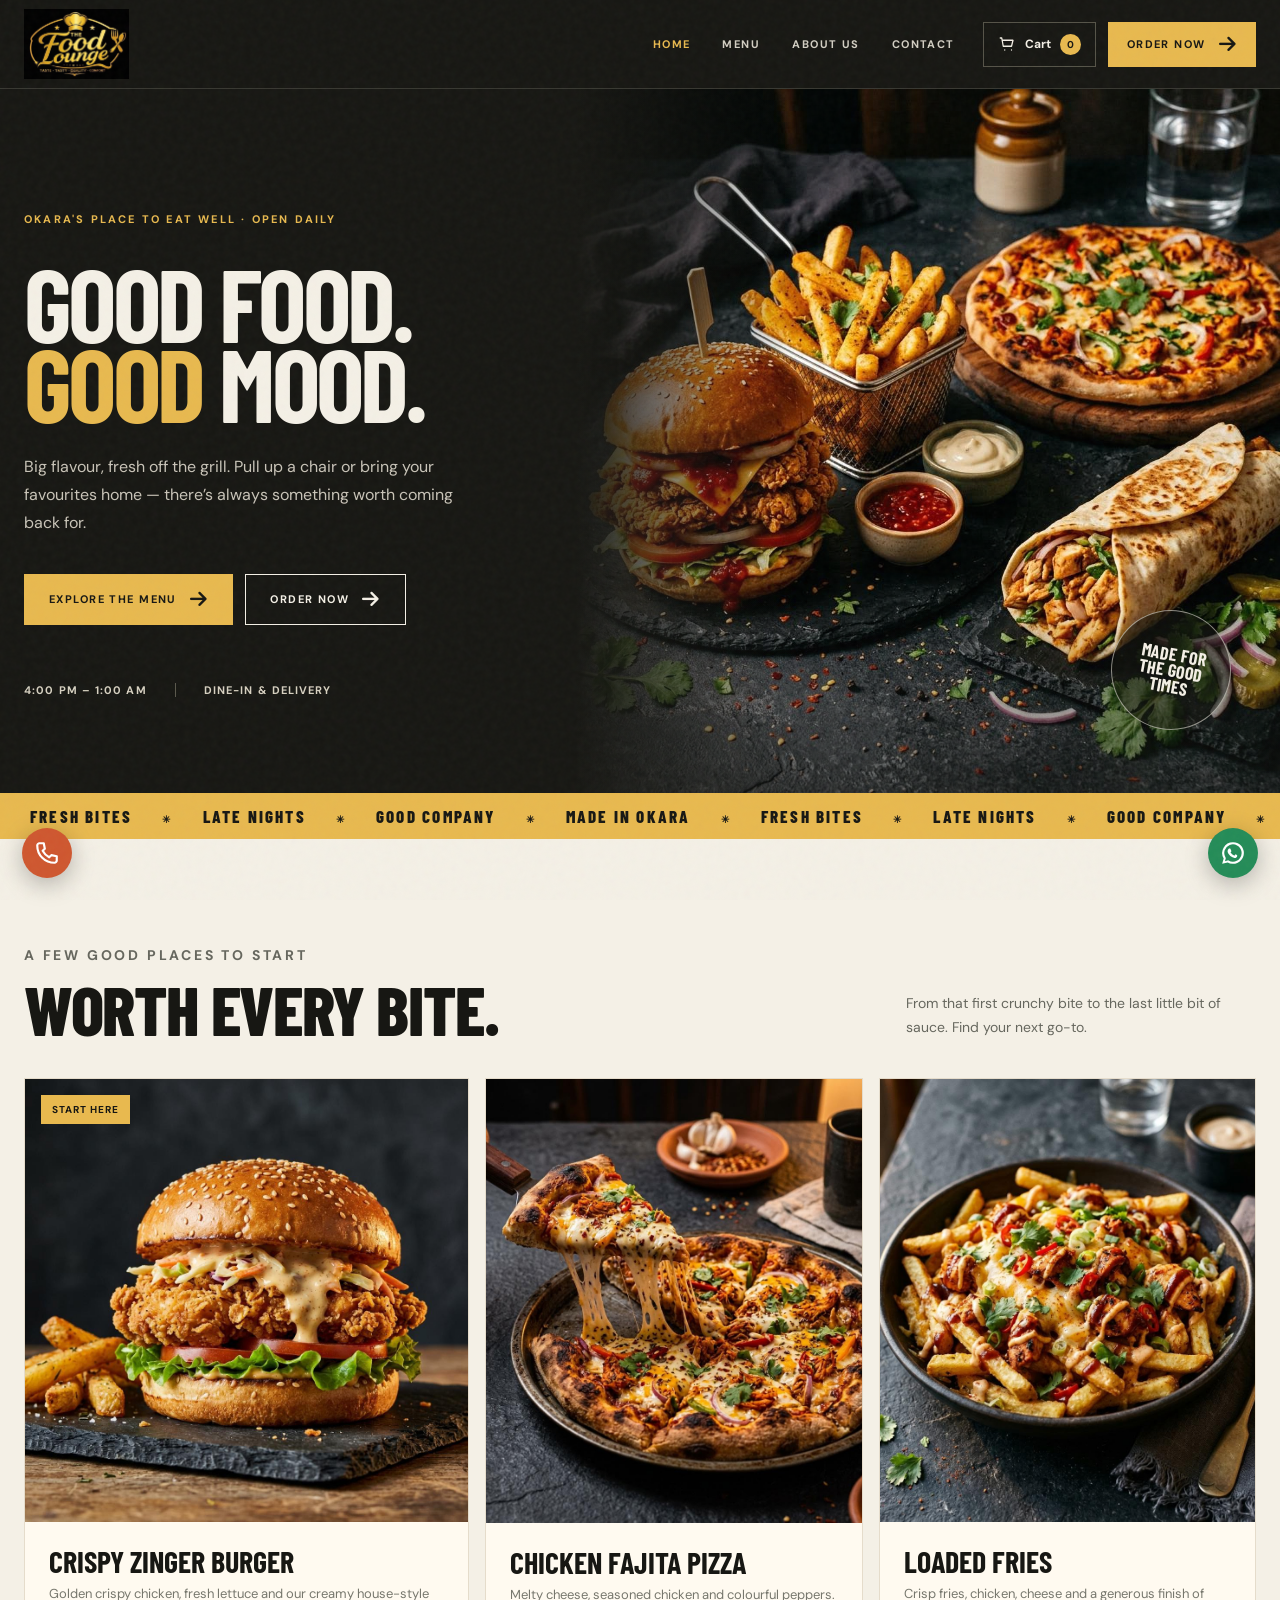
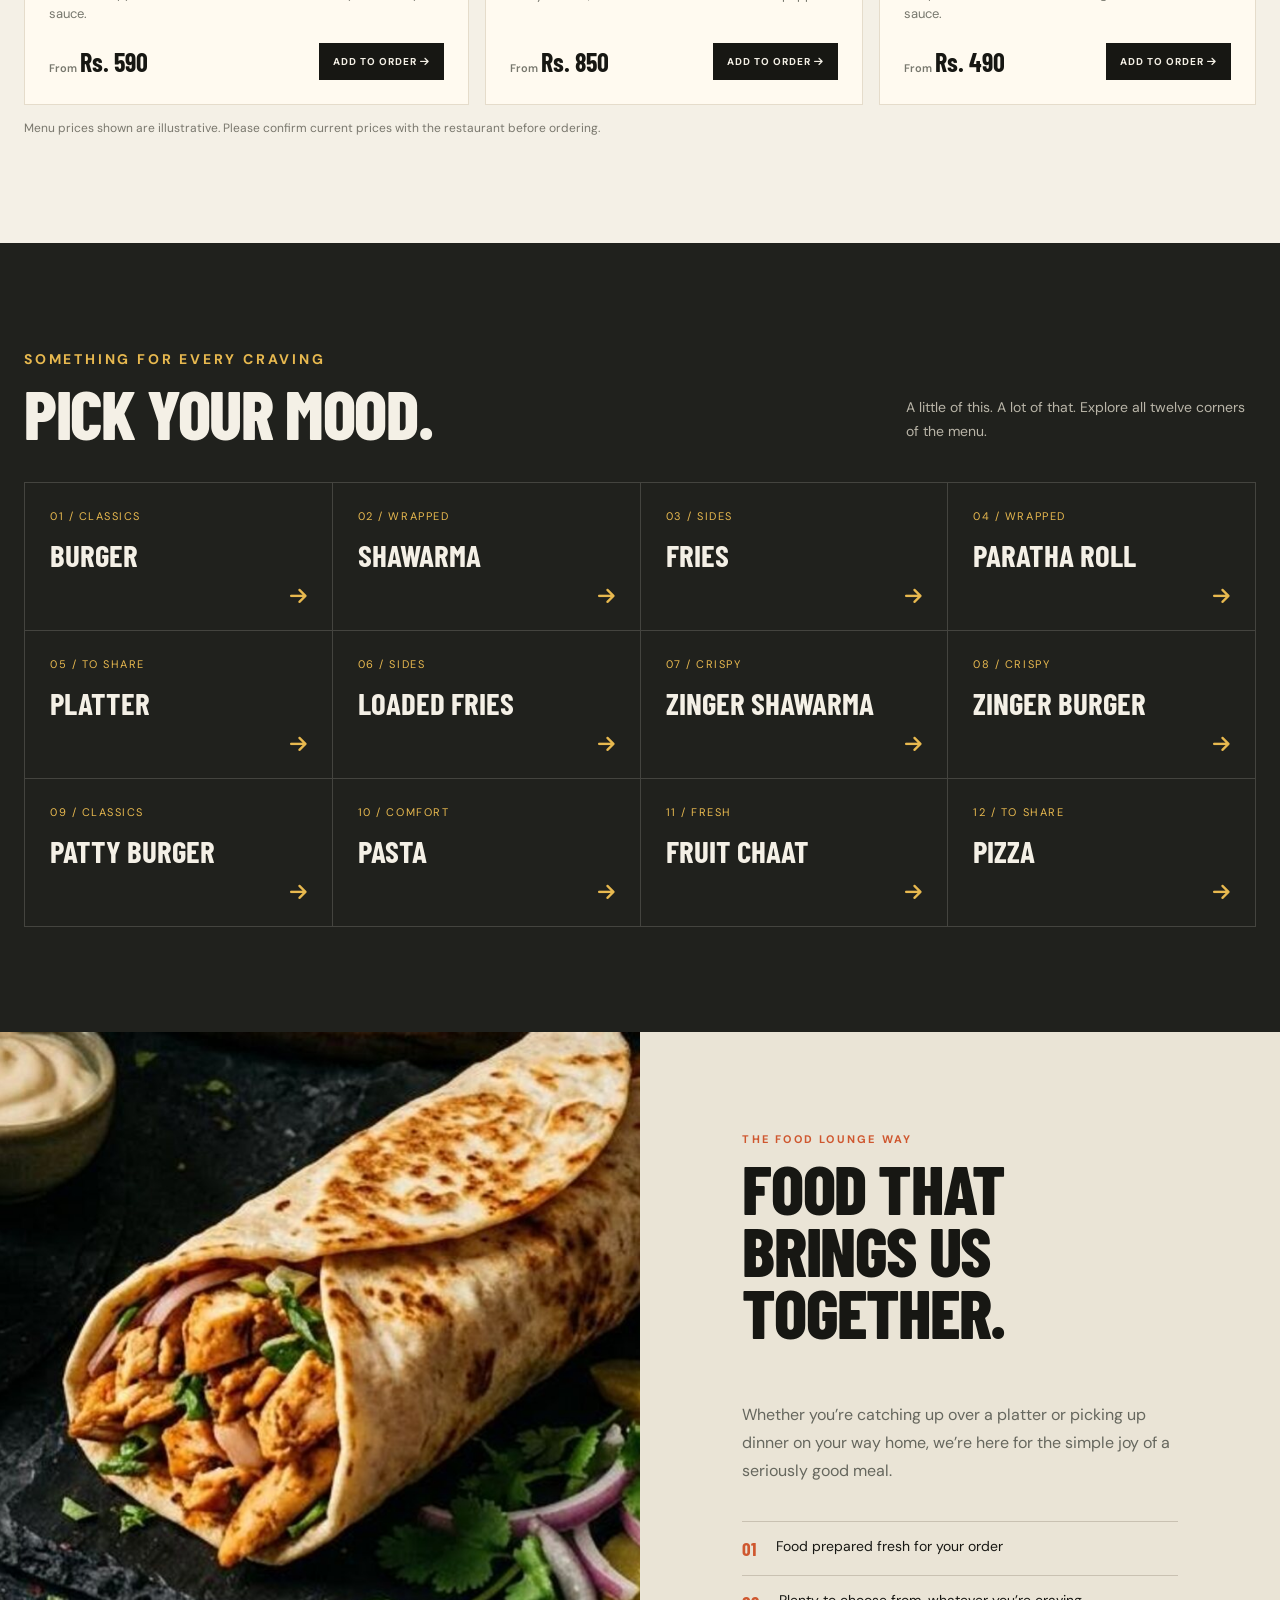
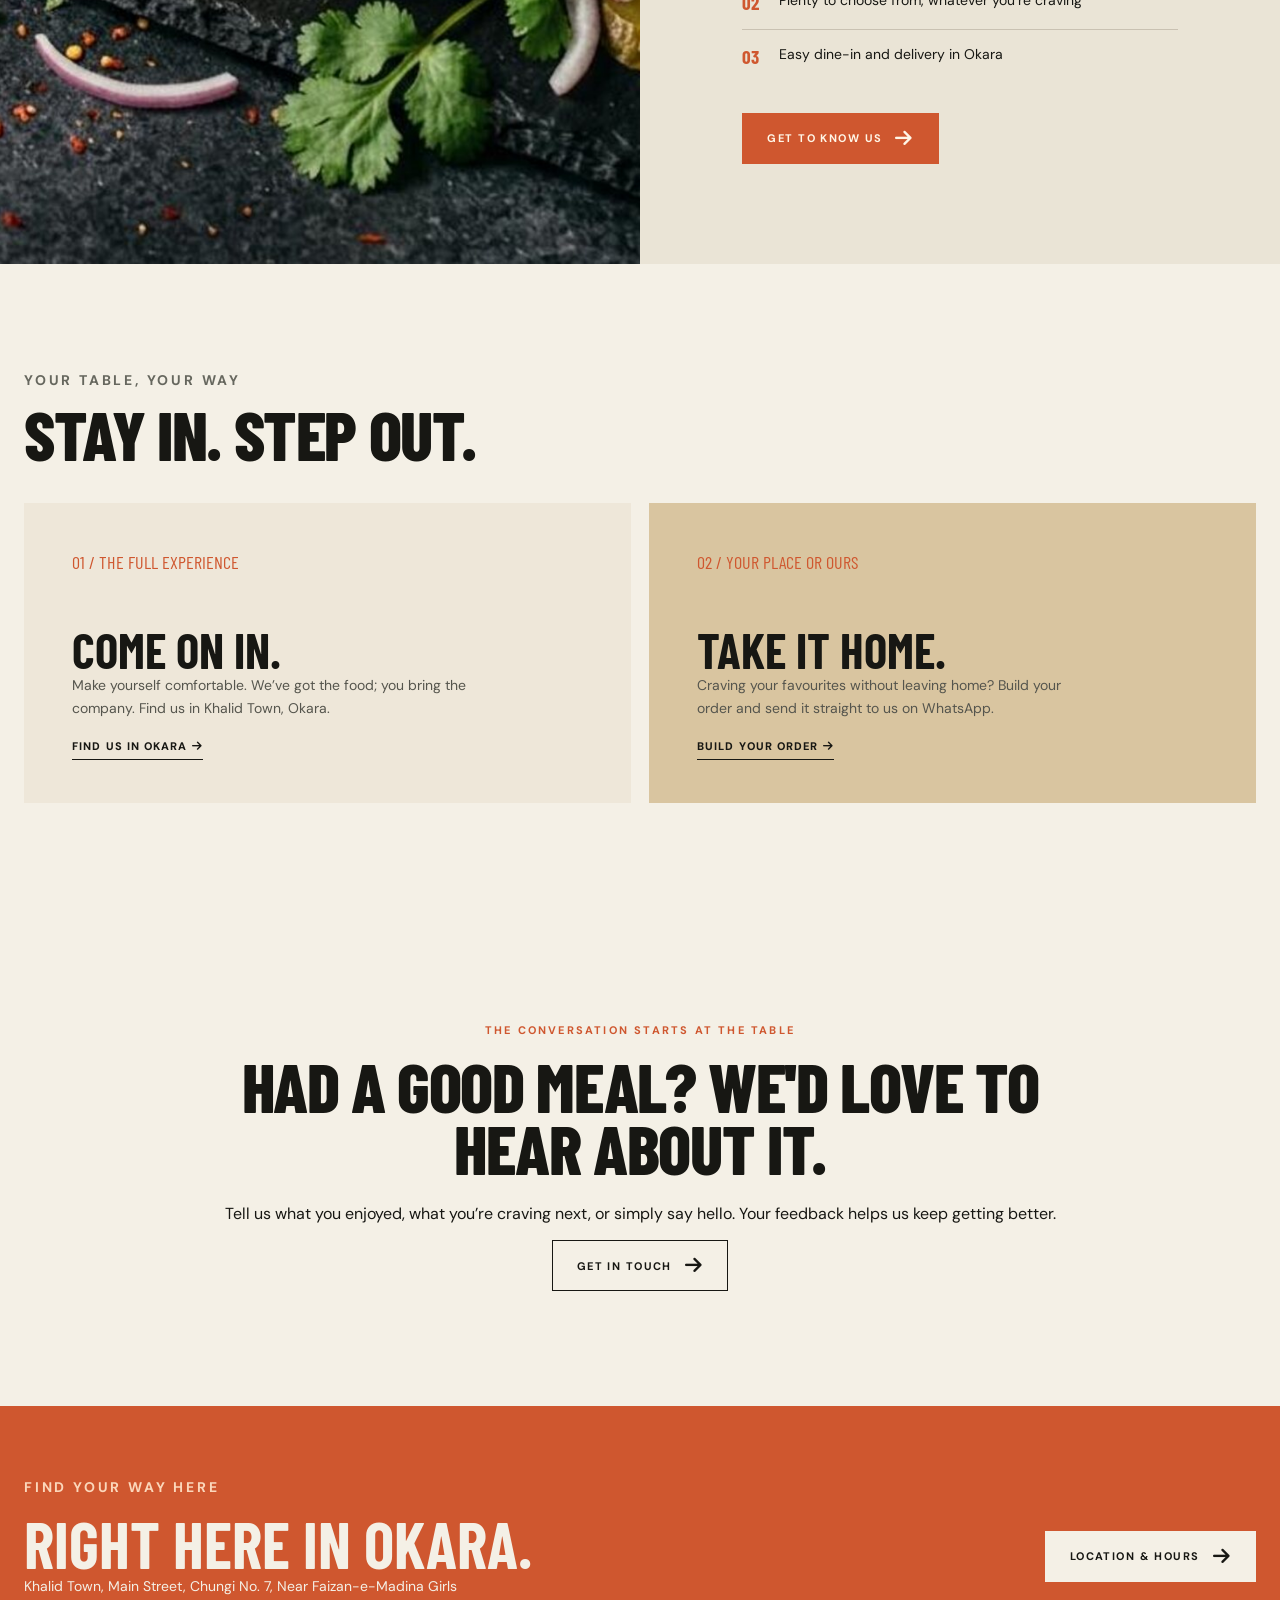
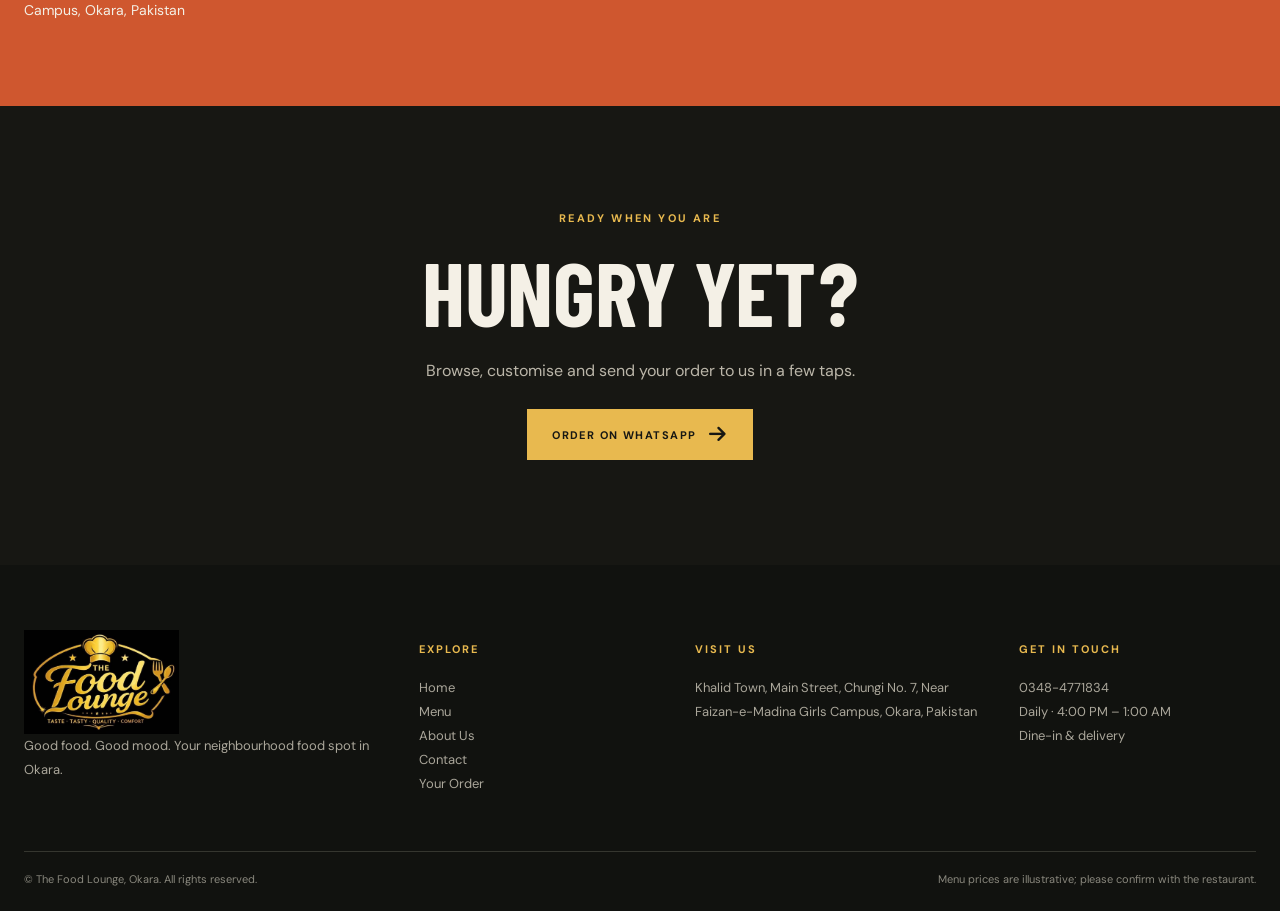
<file: index.html>
<!doctype html>
<html lang="en">

<head>
  <meta charset="utf-8">
  <meta name="viewport" content="width=device-width, initial-scale=1">
  <title>The Food Lounge | Burgers, Pizza & More in Okara</title>
  <meta name="description"
    content="The Food Lounge in Okara serves burgers, shawarma, pizza, fries and more. Dine in or order delivery from 4:00 PM to 1:00 AM.">
  <meta property="og:type" content="website">
  <meta property="og:title" content="The Food Lounge — Good food, good company">
  <meta property="og:description" content="Your spot for fresh, crave-worthy food in Okara. Dine in or order delivery.">
  <link rel="icon" href="assets/images/the-food-lounge-logo.jpg">
  <script type="module" crossorigin src="./assets/main.js"></script>
  <link rel="stylesheet" href="https://cdnjs.cloudflare.com/ajax/libs/font-awesome/6.7.2/css/all.min.css">
  <link rel="stylesheet" crossorigin href="./assets/styles.css">
</head>

<body>
  <header class="site-header">
    <div class="wrap header-inner"><a class="brand" href="index.html" aria-label="The Food Lounge home"><img
          src="assets/images/the-food-lounge-logo.jpg" alt="The Food Lounge gold logo"><span class="brand-word">The
          Food<br>Lounge</span></a>
      <nav class="desktop-nav" aria-label="Main navigation"><a href="index.html" aria-current="page">Home</a><a
          href="menu.html">Menu</a><a href="about.html">About Us</a><a href="contact.html">Contact</a></nav>
      <div class="header-actions"><a class="cart-link" href="order.html" aria-label="View order cart"><svg
            viewBox="0 0 24 24" fill="none" stroke="currentColor" stroke-width="1.7" aria-hidden="true">
            <path d="M3 4h2l2 11h11l2-8H6M9 20h.01M18 20h.01" stroke-linecap="round" stroke-linejoin="round" />
          </svg><span>Cart</span><span class="cart-count" data-cart-count>0</span></a><a class="btn btn-gold"
          href="menu.html">Order Now <span class="arrow"><i class="fa-solid fa-arrow-right"></i></span></a><button
          class="menu-toggle" type="button" aria-label="Open navigation" aria-expanded="false"
          aria-controls="mobile-nav"><span></span><span></span></button></div>
    </div>
    <nav class="mobile-nav" id="mobile-nav" aria-label="Mobile navigation"><a href="index.html"
        aria-current="page">Home</a><a href="menu.html">Menu</a><a href="about.html">About Us</a><a
        href="contact.html">Contact</a><a href="order.html">Order Now</a></nav>
  </header>
  <main>
    <section class="hero">
      <div class="hero-copy">
        <p class="eyebrow light">Okara's place to eat well · Open daily</p>
        <h1>GOOD FOOD.<br><em>GOOD </em>MOOD.</h1>
        <p>Big flavour, fresh off the grill. Pull up a chair or bring your favourites home — there’s always something
          worth coming back for.</p>
        <div class="hero-actions"><a class="btn btn-gold" href="menu.html">Explore the menu <span class="arrow"><i
                class="fa-solid fa-arrow-right"></i></span></a><a class="btn btn-outline" href="order.html">Order now
            <span class="arrow"><i class="fa-solid fa-arrow-right"></i></span></a></div>
        <div class="hero-meta"><span>4:00 PM – 1:00 AM</span><span>Dine-in & delivery</span></div>
      </div>
      <div class="hero-image"><img src="assets/images/hero-feast.jpg"
          alt="A generous spread of burgers, pizza, fries and shawarma at The Food Lounge" fetchpriority="high">
        <div class="hero-stamp">Made for<br>the good<br>times</div>
      </div>
    </section>
    <div class="ticker" aria-hidden="true">
      <div class="ticker-track"><span>Fresh bites</span><b>✳</b><span>Late nights</span><b>✳</b><span>Good
          company</span><b>✳</b><span>Made in Okara</span><b>✳</b><span>Fresh bites</span><b>✳</b><span>Late
          nights</span><b>✳</b><span>Good company</span><b>✳</b><span>Made in Okara</span><b>✳</b></div>
    </div>
    <section class="section">
      <div class="wrap">
        <div class="section-heading reveal">
          <div>
            <p class="eyebrow">A few good places to start</p>
            <h2 class="section-title">Worth every bite.</h2>
          </div>
          <p>From that first crunchy bite to the last little bit of sauce. Find your next go-to.</p>
        </div>
        <div class="popular-grid">
          <article class="food-card featured reveal">
            <div class="card-image"><img src="assets/images/burger.jpg" alt="Crispy chicken zinger burger"
                loading="lazy"><span class="tag">Start here</span></div>
            <div class="food-card-body">
              <h3>Crispy Zinger Burger</h3>
              <p>Golden crispy chicken, fresh lettuce and our creamy house-style sauce.</p>
              <div class="card-bottom"><span class="price"><small>From </small>Rs. 590</span><button class="add-btn"
                  type="button" data-product="zinger-burger">Add to order <i
                    class="fa-solid fa-arrow-right"></i></button></div>
            </div>
          </article>
          <article class="food-card reveal">
            <div class="card-image"><img src="assets/images/pizza.jpg" alt="Cheesy chicken pizza" loading="lazy"></div>
            <div class="food-card-body">
              <h3>Chicken Fajita Pizza</h3>
              <p>Melty cheese, seasoned chicken and colourful peppers.</p>
              <div class="card-bottom"><span class="price"><small>From </small>Rs. 850</span><button class="add-btn"
                  type="button" data-product="pizza">Add to order <i class="fa-solid fa-arrow-right"></i></button></div>
            </div>
          </article>
          <article class="food-card reveal">
            <div class="card-image"><img src="assets/images/fries.jpg" alt="Cheesy loaded fries" loading="lazy"></div>
            <div class="food-card-body">
              <h3>Loaded Fries</h3>
              <p>Crisp fries, chicken, cheese and a generous finish of sauce.</p>
              <div class="card-bottom"><span class="price"><small>From </small>Rs. 490</span><button class="add-btn"
                  type="button" data-product="loaded-fries">Add to order <i
                    class="fa-solid fa-arrow-right"></i></button></div>
            </div>
          </article>
        </div>
        <p class="form-hint">Menu prices shown are illustrative. Please confirm current prices with the restaurant
          before ordering.</p>
      </div>
    </section>
    <section class="section dark-section">
      <div class="wrap">
        <div class="section-heading reveal">
          <div>
            <p class="eyebrow light">Something for every craving</p>
            <h2 class="section-title">Pick your mood.</h2>
          </div>
          <p style="color:#b9b5a8">A little of this. A lot of that. Explore all twelve corners of the menu.</p>
        </div>
        <div class="categories-grid">
          <a class="category-tile" href="menu.html#burger"><span>01 / CLASSICS</span><strong>Burger</strong><span
              class="arrow"><i class="fa-solid fa-arrow-right"></i></span></a><a class="category-tile"
            href="menu.html#shawarma"><span>02 /
              WRAPPED</span><strong>Shawarma</strong><span class="arrow"><i
                class="fa-solid fa-arrow-right"></i></span></a><a class="category-tile" href="menu.html#fries"><span>03
              / SIDES</span><strong>Fries</strong><span class="arrow"><i
                class="fa-solid fa-arrow-right"></i></span></a><a class="category-tile"
            href="menu.html#paratha-roll"><span>04 / WRAPPED</span><strong>Paratha
              Roll</strong><span class="arrow"><i class="fa-solid fa-arrow-right"></i></span></a><a
            class="category-tile" href="menu.html#platter"><span>05 /
              TO SHARE</span><strong>Platter</strong><span class="arrow"><i
                class="fa-solid fa-arrow-right"></i></span></a><a class="category-tile"
            href="menu.html#loaded-fries"><span>06 / SIDES</span><strong>Loaded Fries</strong><span class="arrow"><i
                class="fa-solid fa-arrow-right"></i></span></a><a class="category-tile"
            href="menu.html#zinger-shawarma"><span>07 /
              CRISPY</span><strong>Zinger Shawarma</strong><span class="arrow"><i
                class="fa-solid fa-arrow-right"></i></span></a><a class="category-tile"
            href="menu.html#zinger-burger"><span>08 / CRISPY</span><strong>Zinger Burger</strong><span class="arrow"><i
                class="fa-solid fa-arrow-right"></i></span></a><a class="category-tile"
            href="menu.html#patty-burger"><span>09 /
              CLASSICS</span><strong>Patty Burger</strong><span class="arrow"><i
                class="fa-solid fa-arrow-right"></i></span></a><a class="category-tile" href="menu.html#pasta"><span>10
              / COMFORT</span><strong>Pasta</strong><span class="arrow"><i
                class="fa-solid fa-arrow-right"></i></span></a><a class="category-tile"
            href="menu.html#fruit-chaat"><span>11 / FRESH</span><strong>Fruit Chaat</strong><span class="arrow"><i
                class="fa-solid fa-arrow-right"></i></span></a><a class="category-tile" href="menu.html#pizza"><span>12
              / TO
              SHARE</span><strong>Pizza</strong><span class="arrow"><i class="fa-solid fa-arrow-right"></i></span></a>
        </div>
      </div>
    </section>
    <section class="split-section">
      <div class="split-photo"><img src="assets/images/shawarma.jpg" alt="Freshly prepared chicken shawarma wraps"
          loading="lazy"></div>
      <div class="split-copy">
        <p class="eyebrow">The Food Lounge way</p>
        <h2 class="section-title">Food that brings us together.</h2>
        <p>Whether you’re catching up over a platter or picking up dinner on your way home, we’re here for the simple
          joy of a seriously good meal.</p>
        <ul class="feature-list">
          <li><b>01</b> Food prepared fresh for your order</li>
          <li><b>02</b> Plenty to choose from, whatever you’re craving</li>
          <li><b>03</b> Easy dine-in and delivery in Okara</li>
        </ul><a class="btn" href="about.html">Get to know us <span class="arrow"><i
              class="fa-solid fa-arrow-right"></i></span></a>
      </div>
    </section>
    <section class="section">
      <div class="wrap">
        <div class="section-heading">
          <div>
            <p class="eyebrow">Your table, your way</p>
            <h2 class="section-title">Stay in. Step out.</h2>
          </div>
        </div>
        <div class="service-grid">
          <article class="service-card"><span class="service-num">01 / THE FULL EXPERIENCE</span>
            <div>
              <h3>Come on in.</h3>
              <p>Make yourself comfortable. We’ve got the food; you bring the company. Find us in Khalid Town, Okara.
              </p><a href="contact.html">Find us in Okara <i class="fa-solid fa-arrow-right"></i></a>
            </div>
          </article>
          <article class="service-card"><span class="service-num">02 / YOUR PLACE OR OURS</span>
            <div>
              <h3>Take it home.</h3>
              <p>Craving your favourites without leaving home? Build your order and send it straight to us on WhatsApp.
              </p><a href="menu.html">Build your order <i class="fa-solid fa-arrow-right"></i></a>
            </div>
          </article>
        </div>
      </div>
    </section>
    <section class="quote-section">
      <div class="wrap">
        <p class="eyebrow">The conversation starts at the table</p>
        <h2 class="section-title">Had a good meal? We'd love to hear about it.</h2>
        <p>Tell us what you enjoyed, what you’re craving next, or simply say hello. Your feedback helps us keep getting
          better.</p><a class="btn btn-outline" href="contact.html">Get in touch <span class="arrow"><i
              class="fa-solid fa-arrow-right"></i></span></a>
      </div>
    </section>
    <section class="location-band">
      <div class="wrap">
        <div>
          <p class="eyebrow" style="color:#fbd7bb">Find your way here</p>
          <h2>Right here in Okara.</h2>
          <p>Khalid Town, Main Street, Chungi No. 7, Near Faizan-e-Madina Girls Campus, Okara, Pakistan</p>
        </div><a class="btn btn-light" href="contact.html">Location & hours <span class="arrow"><i
              class="fa-solid fa-arrow-right"></i></span></a>
      </div>
    </section>
    <section class="final-cta">
      <p class="eyebrow light">Ready when you are</p>
      <h2>Hungry yet?</h2>
      <p>Browse, customise and send your order to us in a few taps.</p><a class="btn btn-gold" href="menu.html">Order on
        WhatsApp <span class="arrow"><i class="fa-solid fa-arrow-right"></i></span></a>
    </section>
  </main>
  <footer class="site-footer">
    <div class="wrap">
      <div class="footer-grid">
        <div class="footer-brand"><a href="index.html"><img src="assets/images/the-food-lounge-logo.jpg"
              alt="The Food Lounge"></a>
          <p>Good food. Good mood. Your neighbourhood food spot in Okara.</p>
        </div>
        <div>
          <h3>Explore</h3>
          <ul>
            <li><a href="index.html">Home</a></li>
            <li><a href="menu.html">Menu</a></li>
            <li><a href="about.html">About Us</a></li>
            <li><a href="contact.html">Contact</a></li>
            <li><a href="order.html">Your Order</a></li>
          </ul>
        </div>
        <div>
          <h3>Visit us</h3>
          <p>Khalid Town, Main Street, Chungi No. 7, Near Faizan-e-Madina Girls Campus, Okara, Pakistan</p>
        </div>
        <div>
          <h3>Get in touch</h3>
          <p><a href="tel:03484771834">0348-4771834</a><br>Daily · 4:00 PM – 1:00 AM<br>Dine-in & delivery</p>
        </div>
      </div>
      <div class="footer-bottom"><span>© The Food Lounge, Okara. All rights reserved.</span><span>Menu prices are
          illustrative; please confirm with the restaurant.</span></div>
    </div>
  </footer>
  <div class="float-actions"><a href="https://wa.me/923484771834" target="_blank" rel="noopener noreferrer"
      aria-label="Chat with The Food Lounge on WhatsApp"><svg viewBox="0 0 24 24" fill="currentColor"
        aria-hidden="true">
        <path
          d="M12 2a10 10 0 0 0-8.6 15.1L2 22l5.1-1.3A10 10 0 1 0 12 2Zm0 18a8 8 0 0 1-4.1-1.1l-.3-.2-3 .8.8-2.9-.2-.3A8 8 0 1 1 12 20Zm4.4-5.9c-.2-.1-1.4-.7-1.6-.8-.2-.1-.4-.1-.6.1l-.7.8c-.2.2-.3.2-.5.1a6.5 6.5 0 0 1-3.2-2.8c-.2-.3.2-.3.6-1 .1-.2 0-.4 0-.5l-.7-1.7c-.2-.4-.4-.4-.6-.4h-.5c-.2 0-.5.1-.7.3-.2.3-.9.9-.9 2.1s.9 2.4 1 2.6a9 9 0 0 0 3.5 3.1c1.4.6 1.9.7 2.6.6.4-.1 1.4-.6 1.6-1.2.2-.5.2-1 .2-1.1-.1-.1-.2-.2-.5-.3Z" />
      </svg></a><a class="call" href="tel:03484771834" aria-label="Call The Food Lounge"><svg viewBox="0 0 24 24"
        fill="none" stroke="currentColor" stroke-width="2" aria-hidden="true">
        <path d="M5 3h4l1 5-2 2c1.3 2.5 3.5 4.7 6 6l2-2 5 1v4c0 1-1 2-2 2C10 21 3 14 3 5c0-1 1-2 2-2Z"
          stroke-linejoin="round" />
      </svg></a></div>
  <dialog class="modal" id="product-modal" aria-labelledby="modal-title">
    <div class="modal-inner">
      <div class="modal-photo"><img id="modal-image" src="assets/images/burger.jpg" alt=""></div>
      <div class="modal-content">
        <div class="modal-top">
          <p class="eyebrow">Make it yours</p><button class="modal-close" type="button"
            aria-label="Close product options" data-close-modal>×</button>
        </div>
        <h2 id="modal-title"></h2>
        <p class="modal-description" id="modal-description"></p>
        <div id="modal-sizes"></div>
        <div id="modal-extras"></div>
        <div class="option-group">
          <h3>Quantity</h3>
          <div class="quantity-picker"><button type="button" data-modal-qty="-1"
              aria-label="Decrease quantity">−</button><output id="modal-quantity">1</output><button type="button"
              data-modal-qty="1" aria-label="Increase quantity">+</button></div>
        </div>
        <div class="modal-bottom"><span class="modal-total" id="modal-total">Rs. 0</span><button class="btn"
            type="button" id="modal-add">Add to order <span class="arrow"><i
                class="fa-solid fa-arrow-right"></i></span></button></div>
      </div>
    </div>
  </dialog>
  <div class="toast" role="status" aria-live="polite"></div>
</body>

</html>
</file>
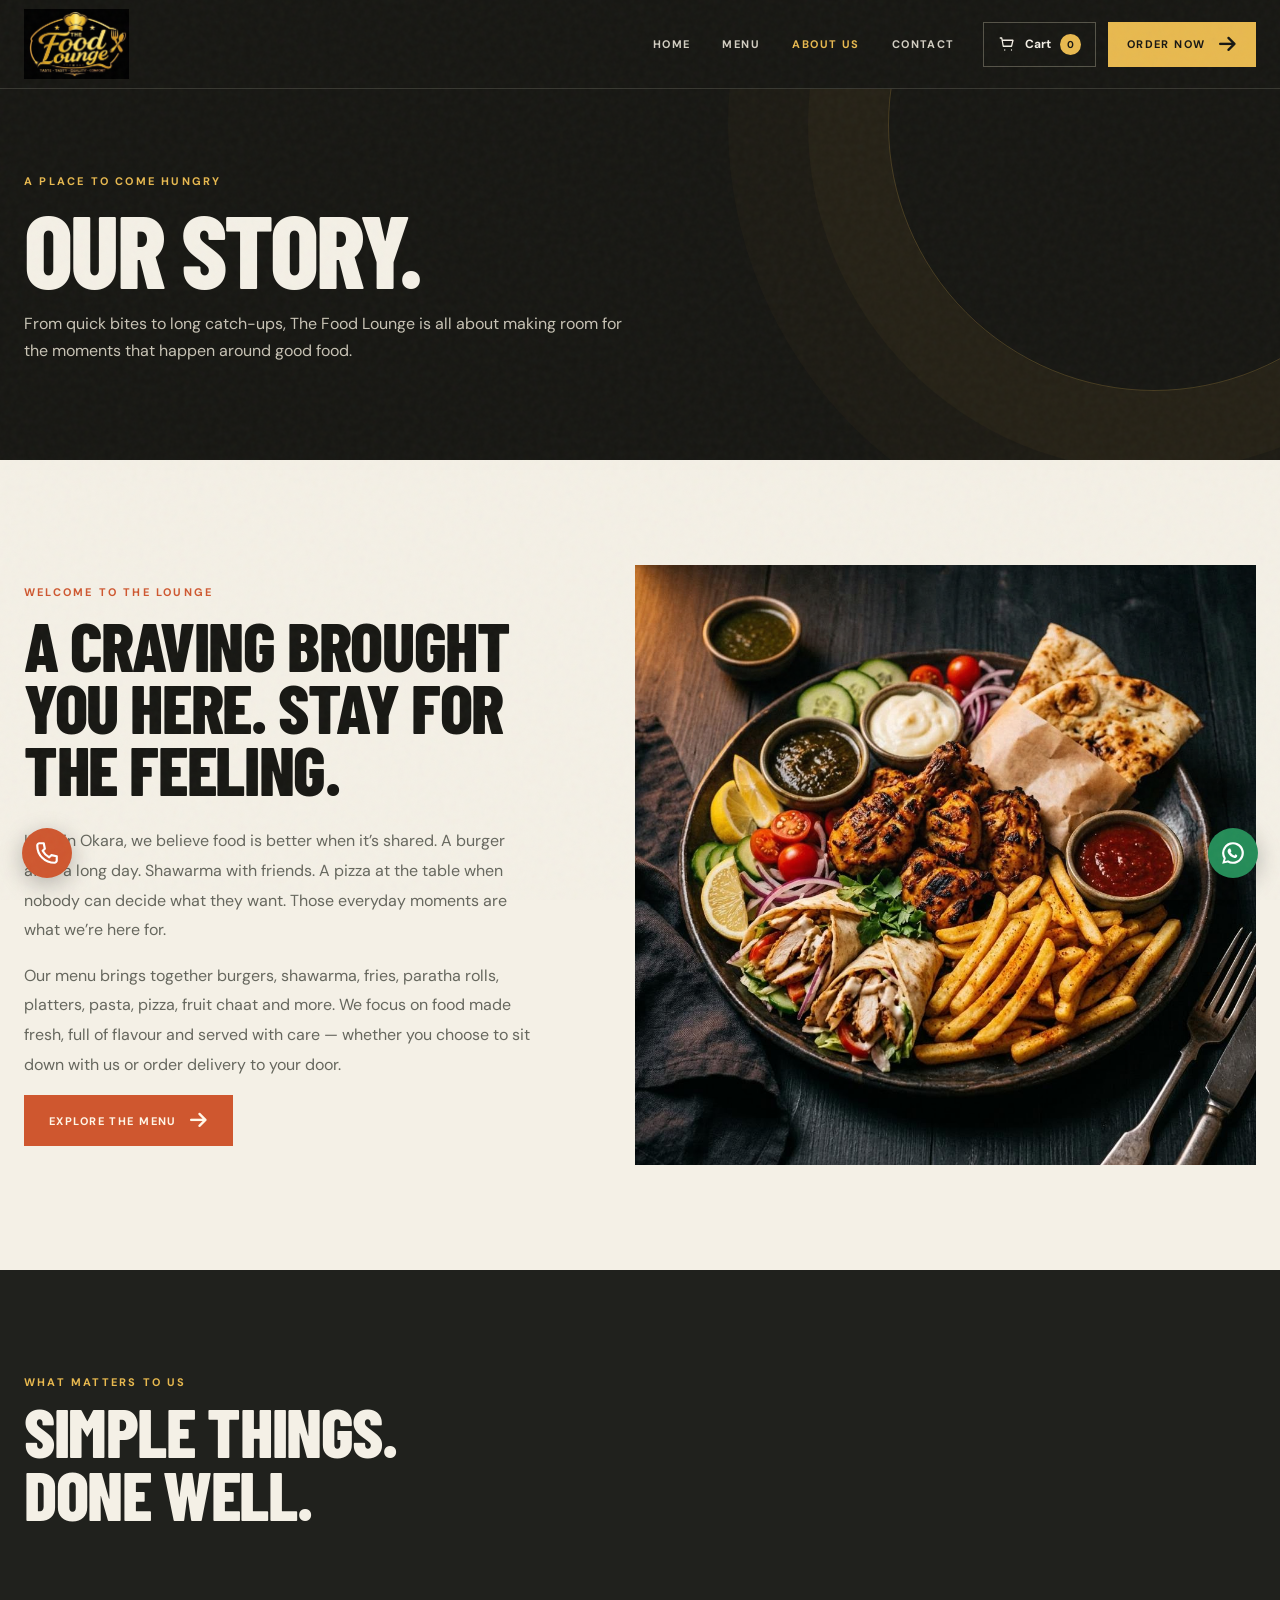
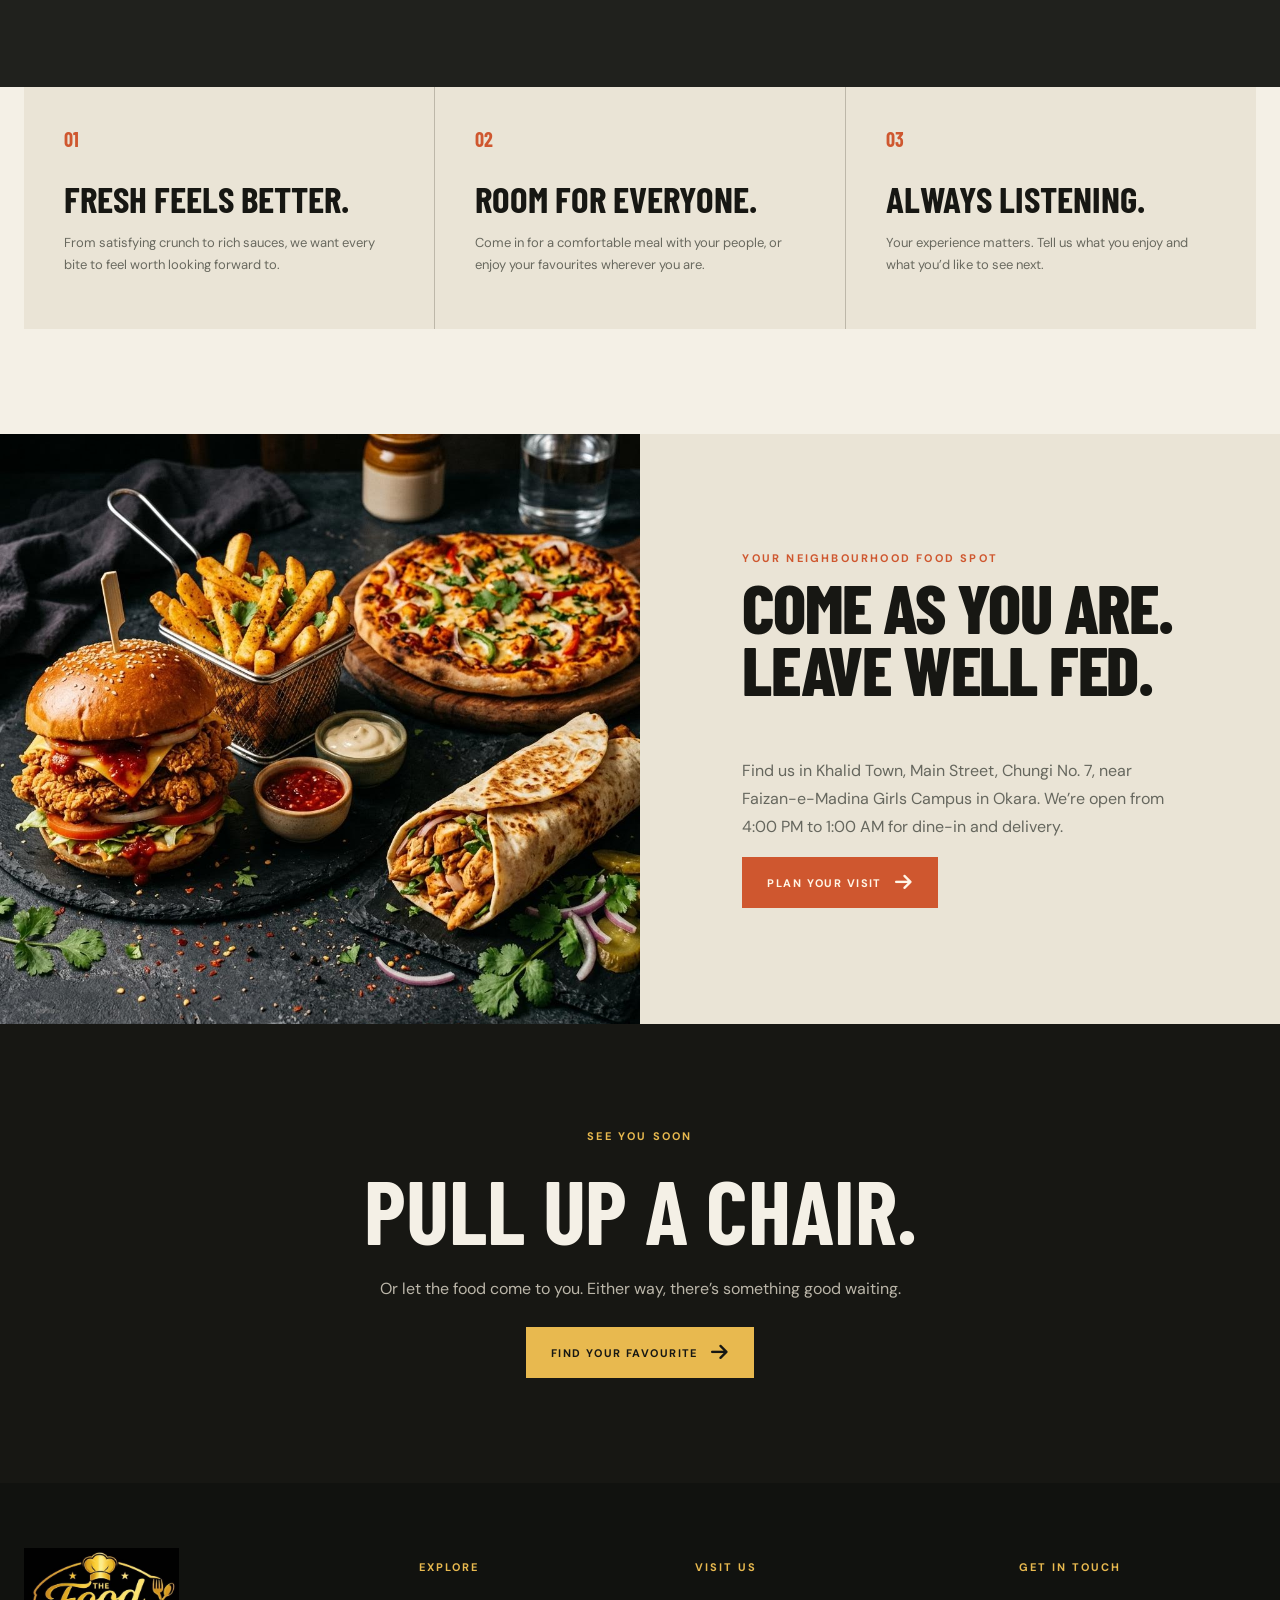
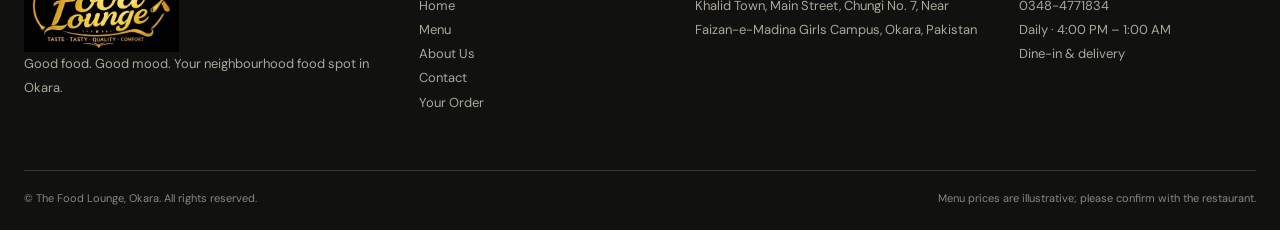
<file: about.html>
<!doctype html><html lang="en"><head><meta charset="utf-8"><meta name="viewport" content="width=device-width, initial-scale=1"><title>About Us | The Food Lounge Okara</title><meta name="description" content="Get to know The Food Lounge in Okara: fresh food, satisfying flavours, relaxed dine-in and convenient delivery."><meta property="og:type" content="website"><meta property="og:title" content="About The Food Lounge"><meta property="og:description" content="Good food and good company in the heart of Okara."><link rel="icon" href="assets/images/the-food-lounge-logo.jpg">  <script type="module" crossorigin src="./assets/main.js"></script>
  <link rel="stylesheet" href="https://cdnjs.cloudflare.com/ajax/libs/font-awesome/6.7.2/css/all.min.css">
<link rel="stylesheet" crossorigin href="./assets/styles.css">
</head><body>
<header class="site-header"><div class="wrap header-inner"><a class="brand" href="index.html" aria-label="The Food Lounge home"><img src="assets/images/the-food-lounge-logo.jpg" alt="The Food Lounge gold logo"></a><nav class="desktop-nav" aria-label="Main navigation"><a href="index.html">Home</a><a href="menu.html">Menu</a><a href="about.html" aria-current="page">About Us</a><a href="contact.html">Contact</a></nav><div class="header-actions"><a class="cart-link" href="order.html" aria-label="View order cart"><svg viewBox="0 0 24 24" fill="none" stroke="currentColor" stroke-width="1.7" aria-hidden="true"><path d="M3 4h2l2 11h11l2-8H6M9 20h.01M18 20h.01" stroke-linecap="round" stroke-linejoin="round"/></svg><span>Cart</span><span class="cart-count" data-cart-count>0</span></a><a class="btn btn-gold" href="menu.html">Order Now <span class="arrow"><i class="fa-solid fa-arrow-right"></i></span></a><button class="menu-toggle" type="button" aria-label="Open navigation" aria-expanded="false" aria-controls="mobile-nav"><span></span><span></span></button></div></div><nav class="mobile-nav" id="mobile-nav" aria-label="Mobile navigation"><a href="index.html">Home</a><a href="menu.html">Menu</a><a href="about.html" aria-current="page">About Us</a><a href="contact.html">Contact</a><a href="order.html">Order Now</a></nav></header>
<main><section class="page-hero"><div class="wrap"><p class="eyebrow light">A place to come hungry</p><h1 class="display">OUR STORY.</h1><p>From quick bites to long catch-ups, The Food Lounge is all about making room for the moments that happen around good food.</p></div></section><section class="section"><div class="wrap story-grid"><div><p class="eyebrow">Welcome to the lounge</p><h2 class="section-title">A craving brought you here. Stay for the feeling.</h2><p>Here in Okara, we believe food is better when it’s shared. A burger after a long day. Shawarma with friends. A pizza at the table when nobody can decide what they want. Those everyday moments are what we’re here for.</p><p>Our menu brings together burgers, shawarma, fries, paratha rolls, platters, pasta, pizza, fruit chaat and more. We focus on food made fresh, full of flavour and served with care — whether you choose to sit down with us or order delivery to your door.</p><a class="btn" href="menu.html">Explore the menu <span class="arrow"><i class="fa-solid fa-arrow-right"></i></span></a></div><img src="assets/images/platter.jpg" alt="A sharing platter with chicken, fries and sauces" loading="lazy"></div></section><section class="section dark-section"><div class="wrap"><p class="eyebrow light">What matters to us</p><h2 class="section-title">Simple things.<br>Done well.</h2></div></section><section class="section" style="padding-top:0"><div class="wrap values-grid"><article class="value"><b>01</b><h3>Fresh feels better.</h3><p>From satisfying crunch to rich sauces, we want every bite to feel worth looking forward to.</p></article><article class="value"><b>02</b><h3>Room for everyone.</h3><p>Come in for a comfortable meal with your people, or enjoy your favourites wherever you are.</p></article><article class="value"><b>03</b><h3>Always listening.</h3><p>Your experience matters. Tell us what you enjoy and what you’d like to see next.</p></article></div></section><section class="split-section"><div class="split-photo"><img src="assets/images/hero-feast.jpg" alt="An appetizing spread of fast food favourites" loading="lazy"></div><div class="split-copy"><p class="eyebrow">Your neighbourhood food spot</p><h2 class="section-title">Come as you are. Leave well fed.</h2><p>Find us in Khalid Town, Main Street, Chungi No. 7, near Faizan-e-Madina Girls Campus in Okara. We’re open from 4:00 PM to 1:00 AM for dine-in and delivery.</p><a class="btn" href="contact.html">Plan your visit <span class="arrow"><i class="fa-solid fa-arrow-right"></i></span></a></div></section><section class="final-cta"><p class="eyebrow light">See you soon</p><h2>Pull up a chair.</h2><p>Or let the food come to you. Either way, there’s something good waiting.</p><a class="btn btn-gold" href="menu.html">Find your favourite <span class="arrow"><i class="fa-solid fa-arrow-right"></i></span></a></section></main>
<footer class="site-footer"><div class="wrap"><div class="footer-grid"><div class="footer-brand"><a href="index.html"><img src="assets/images/the-food-lounge-logo.jpg" alt="The Food Lounge"></a><p>Good food. Good mood. Your neighbourhood food spot in Okara.</p></div><div><h3>Explore</h3><ul><li><a href="index.html">Home</a></li><li><a href="menu.html">Menu</a></li><li><a href="about.html">About Us</a></li><li><a href="contact.html">Contact</a></li><li><a href="order.html">Your Order</a></li></ul></div><div><h3>Visit us</h3><p>Khalid Town, Main Street, Chungi No. 7, Near Faizan-e-Madina Girls Campus, Okara, Pakistan</p></div><div><h3>Get in touch</h3><p><a href="tel:03484771834">0348-4771834</a><br>Daily · 4:00 PM – 1:00 AM<br>Dine-in & delivery</p></div></div><div class="footer-bottom"><span>© The Food Lounge, Okara. All rights reserved.</span><span>Menu prices are illustrative; please confirm with the restaurant.</span></div></div></footer>
<div class="float-actions"><a href="https://wa.me/923484771834" target="_blank" rel="noopener noreferrer" aria-label="Chat with The Food Lounge on WhatsApp"><svg viewBox="0 0 24 24" fill="currentColor" aria-hidden="true"><path d="M12 2a10 10 0 0 0-8.6 15.1L2 22l5.1-1.3A10 10 0 1 0 12 2Zm0 18a8 8 0 0 1-4.1-1.1l-.3-.2-3 .8.8-2.9-.2-.3A8 8 0 1 1 12 20Zm4.4-5.9c-.2-.1-1.4-.7-1.6-.8-.2-.1-.4-.1-.6.1l-.7.8c-.2.2-.3.2-.5.1a6.5 6.5 0 0 1-3.2-2.8c-.2-.3.2-.3.6-1 .1-.2 0-.4 0-.5l-.7-1.7c-.2-.4-.4-.4-.6-.4h-.5c-.2 0-.5.1-.7.3-.2.3-.9.9-.9 2.1s.9 2.4 1 2.6a9 9 0 0 0 3.5 3.1c1.4.6 1.9.7 2.6.6.4-.1 1.4-.6 1.6-1.2.2-.5.2-1 .2-1.1-.1-.1-.2-.2-.5-.3Z"/></svg></a><a class="call" href="tel:03484771834" aria-label="Call The Food Lounge"><svg viewBox="0 0 24 24" fill="none" stroke="currentColor" stroke-width="2" aria-hidden="true"><path d="M5 3h4l1 5-2 2c1.3 2.5 3.5 4.7 6 6l2-2 5 1v4c0 1-1 2-2 2C10 21 3 14 3 5c0-1 1-2 2-2Z" stroke-linejoin="round"/></svg></a></div><div class="toast" role="status" aria-live="polite"></div></body></html>
</file>
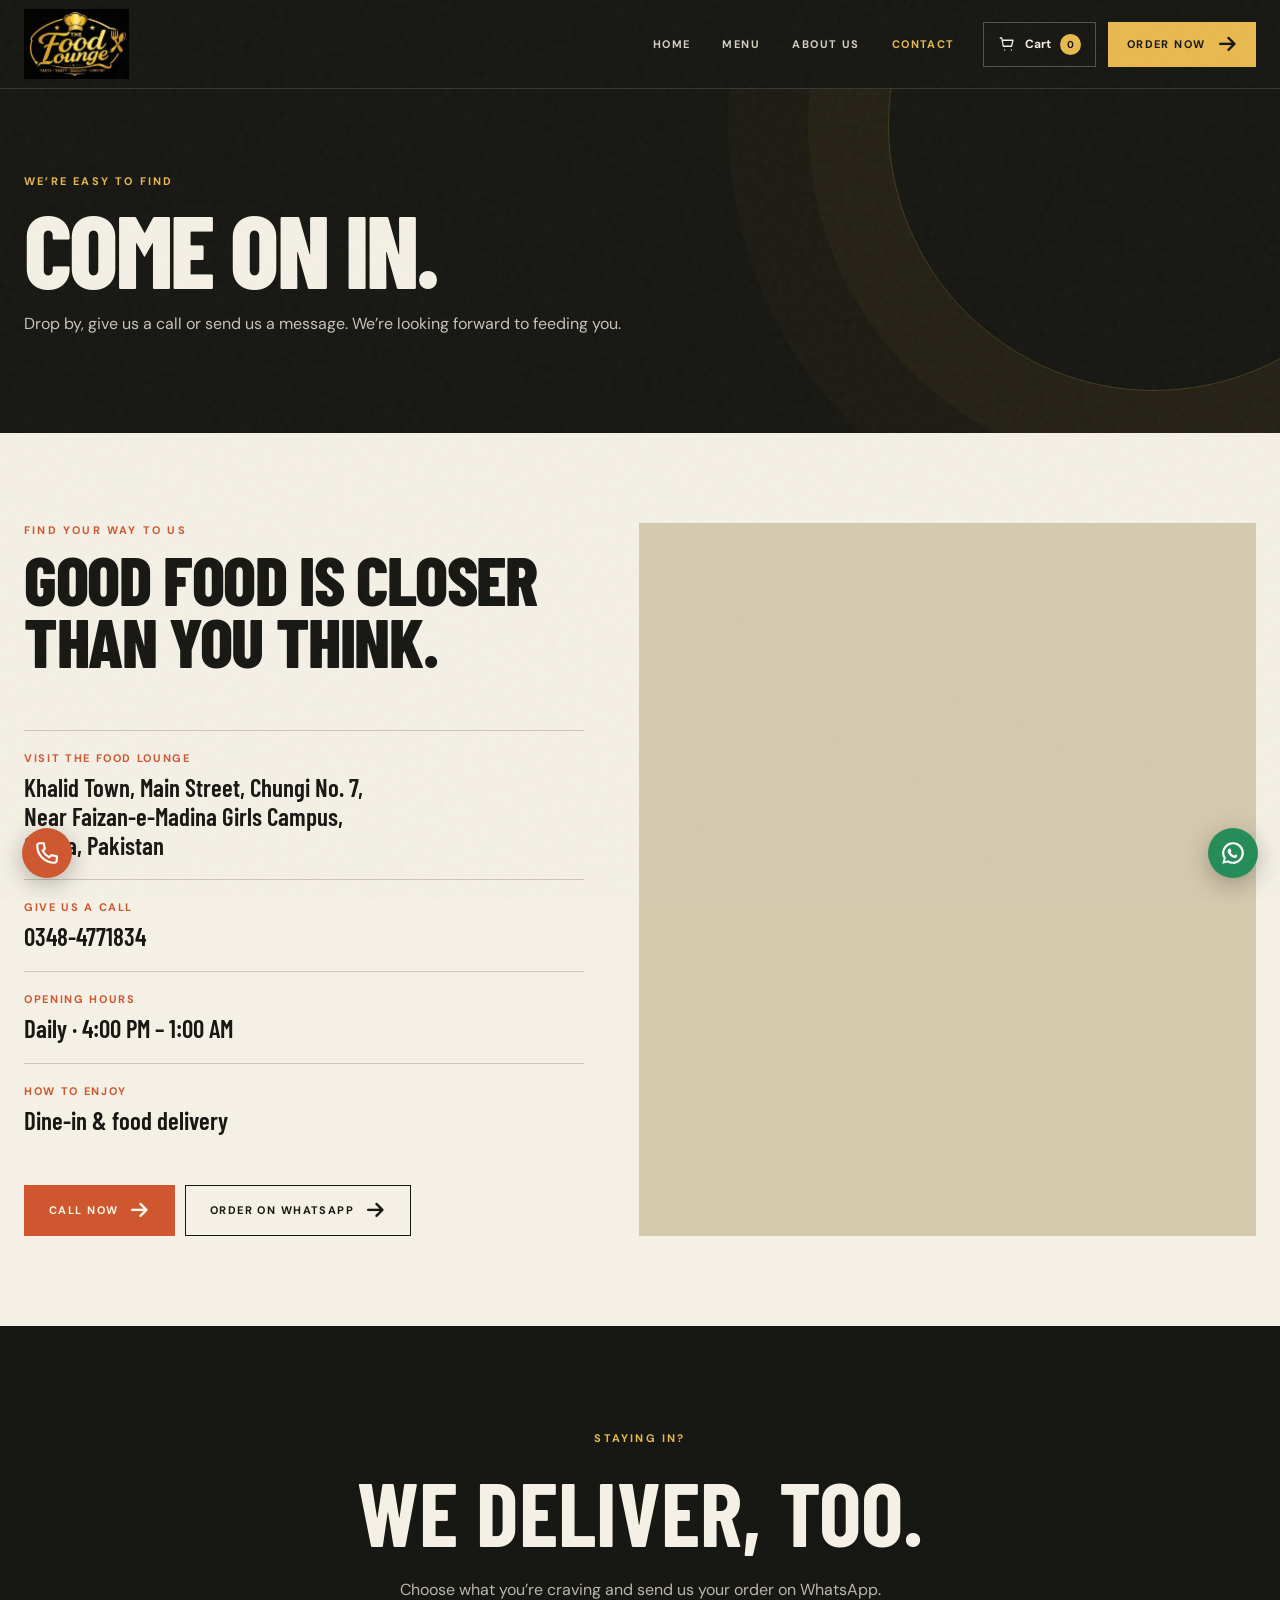
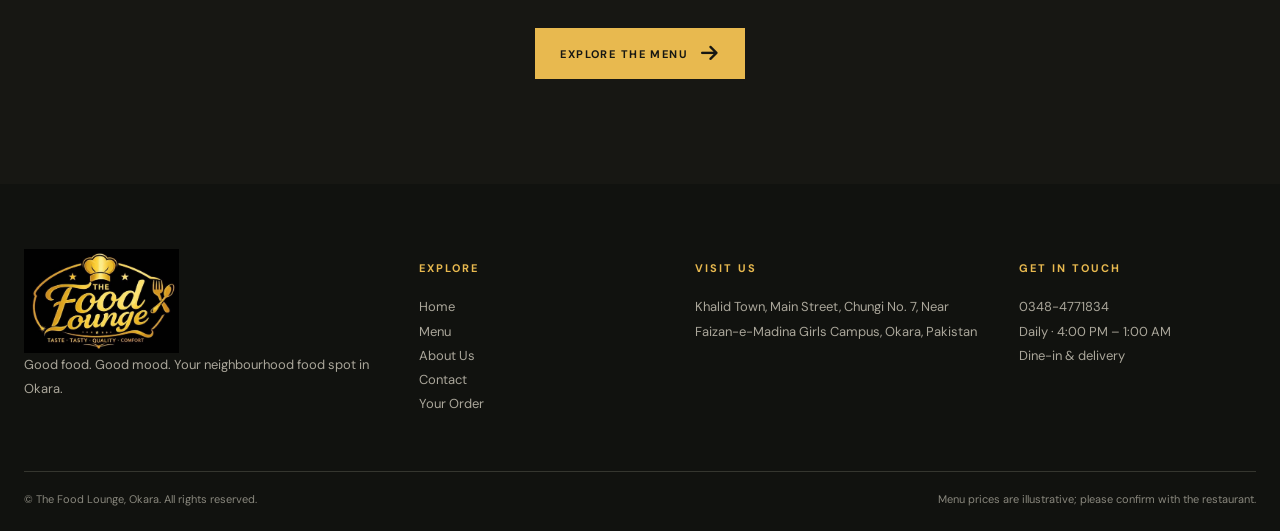
<file: contact.html>
<!doctype html>
<html lang="en">

<head>
  <meta charset="utf-8">
  <meta name="viewport" content="width=device-width, initial-scale=1">
  <title>Contact & Location | The Food Lounge Okara</title>
  <meta name="description"
    content="Find The Food Lounge at Khalid Town, Main Street, Chungi No. 7, Okara. Open 4:00 PM–1:00 AM. Call 0348-4771834 for dine-in and delivery.">
  <meta property="og:type" content="website">
  <meta property="og:title" content="Contact The Food Lounge in Okara">
  <meta property="og:description" content="Visit, call or WhatsApp us. Open daily from 4:00 PM to 1:00 AM.">
  <link rel="icon" href="assets/images/the-food-lounge-logo.jpg">
  <script type="module" crossorigin src="./assets/main.js"></script>
  <link rel="stylesheet" href="https://cdnjs.cloudflare.com/ajax/libs/font-awesome/6.7.2/css/all.min.css">
<link rel="stylesheet" crossorigin href="./assets/styles.css">
</head>

<body>
  <header class="site-header">
    <div class="wrap header-inner"><a class="brand" href="index.html" aria-label="The Food Lounge home"><img
          src="assets/images/the-food-lounge-logo.jpg" alt="The Food Lounge gold logo"></a>
      <nav class="desktop-nav" aria-label="Main navigation"><a href="index.html">Home</a><a href="menu.html">Menu</a><a
          href="about.html">About Us</a><a href="contact.html" aria-current="page">Contact</a></nav>
      <div class="header-actions"><a class="cart-link" href="order.html" aria-label="View order cart"><svg
            viewBox="0 0 24 24" fill="none" stroke="currentColor" stroke-width="1.7" aria-hidden="true">
            <path d="M3 4h2l2 11h11l2-8H6M9 20h.01M18 20h.01" stroke-linecap="round" stroke-linejoin="round" />
          </svg><span>Cart</span><span class="cart-count" data-cart-count>0</span></a><a class="btn btn-gold"
          href="menu.html">Order Now <span class="arrow"><i class="fa-solid fa-arrow-right"></i></span></a><button class="menu-toggle" type="button"
          aria-label="Open navigation" aria-expanded="false"
          aria-controls="mobile-nav"><span></span><span></span></button></div>
    </div>
    <nav class="mobile-nav" id="mobile-nav" aria-label="Mobile navigation"><a href="index.html">Home</a><a
        href="menu.html">Menu</a><a href="about.html">About Us</a><a href="contact.html"
        aria-current="page">Contact</a><a href="order.html">Order Now</a></nav>
  </header>
  <main>
    <section class="page-hero">
      <div class="wrap">
        <p class="eyebrow light">We’re easy to find</p>
        <h1 class="display">COME ON IN.</h1>
        <p>Drop by, give us a call or send us a message. We’re looking forward to feeding you.</p>
      </div>
    </section>
    <div class="wrap contact-layout">
      <div>
        <p class="eyebrow">Find your way to us</p>
        <h2 class="section-title">Good food is closer than you think.</h2>
        <dl class="contact-list">
          <div>
            <dt>Visit The Food Lounge</dt>
            <dd>Khalid Town, Main Street, Chungi No. 7,<br>Near Faizan-e-Madina Girls Campus,<br>Okara, Pakistan</dd>
          </div>
          <div>
            <dt>Give us a call</dt>
            <dd><a href="tel:03484771834">0348-4771834</a></dd>
          </div>
          <div>
            <dt>Opening hours</dt>
            <dd>Daily · 4:00 PM – 1:00 AM</dd>
          </div>
          <div>
            <dt>How to enjoy</dt>
            <dd>Dine-in & food delivery</dd>
          </div>
        </dl>
        <div class="contact-actions"><a class="btn" href="tel:03484771834">Call now <span class="arrow"><i class="fa-solid fa-arrow-right"></i></span></a><a
            class="btn btn-outline" href="https://wa.me/923484771834" target="_blank" rel="noopener noreferrer">Order on
            WhatsApp <span class="arrow"><i class="fa-solid fa-arrow-right"></i></span></a></div>
      </div>
      <div class="contact-map">
        <iframe src="https://www.google.com/maps/embed?pb=!1m18!1m12!1m3!1d3427.093426336213!2d73.460644!3d30.80001421563901!2m3!1f0!2f0!3f0!3m2!1i1024!2i768!4f13.1!3m3!1m2!1s0x3922a761747c3bf1%3A0x99999cc72b06702c!2sQFX6%2BPP7%2C%20Main%20Chownk%2C%20Khalid%20town%20Chungi%237%2C%20Okara%2C%20Pakistan!5e0!3m2!1sen!2s!4v1795342575334!5m2!1sen!2s" width="600" height="450" style="border:0;" allowfullscreen="" loading="lazy" referrerpolicy="strict-origin-when-cross-origin"></iframe>
      </div>
    </div>
    <section class="final-cta">
      <p class="eyebrow light">Staying in?</p>
      <h2>We deliver, too.</h2>
      <p>Choose what you’re craving and send us your order on WhatsApp.</p><a class="btn btn-gold"
        href="menu.html">Explore the menu <span class="arrow"><i class="fa-solid fa-arrow-right"></i></span></a>
    </section>
  </main>
  <footer class="site-footer">
    <div class="wrap">
      <div class="footer-grid">
        <div class="footer-brand"><a href="index.html"><img src="assets/images/the-food-lounge-logo.jpg"
              alt="The Food Lounge"></a>
          <p>Good food. Good mood. Your neighbourhood food spot in Okara.</p>
        </div>
        <div>
          <h3>Explore</h3>
          <ul>
            <li><a href="index.html">Home</a></li>
            <li><a href="menu.html">Menu</a></li>
            <li><a href="about.html">About Us</a></li>
            <li><a href="contact.html">Contact</a></li>
            <li><a href="order.html">Your Order</a></li>
          </ul>
        </div>
        <div>
          <h3>Visit us</h3>
          <p>Khalid Town, Main Street, Chungi No. 7, Near Faizan-e-Madina Girls Campus, Okara, Pakistan</p>
        </div>
        <div>
          <h3>Get in touch</h3>
          <p><a href="tel:03484771834">0348-4771834</a><br>Daily · 4:00 PM – 1:00 AM<br>Dine-in & delivery</p>
        </div>
      </div>
      <div class="footer-bottom"><span>© The Food Lounge, Okara. All rights reserved.</span><span>Menu prices are
          illustrative; please confirm with the restaurant.</span></div>
    </div>
  </footer>
  <div class="float-actions"><a href="https://wa.me/923484771834" target="_blank" rel="noopener noreferrer"
      aria-label="Chat with The Food Lounge on WhatsApp"><svg viewBox="0 0 24 24" fill="currentColor"
        aria-hidden="true">
        <path
          d="M12 2a10 10 0 0 0-8.6 15.1L2 22l5.1-1.3A10 10 0 1 0 12 2Zm0 18a8 8 0 0 1-4.1-1.1l-.3-.2-3 .8.8-2.9-.2-.3A8 8 0 1 1 12 20Zm4.4-5.9c-.2-.1-1.4-.7-1.6-.8-.2-.1-.4-.1-.6.1l-.7.8c-.2.2-.3.2-.5.1a6.5 6.5 0 0 1-3.2-2.8c-.2-.3.2-.3.6-1 .1-.2 0-.4 0-.5l-.7-1.7c-.2-.4-.4-.4-.6-.4h-.5c-.2 0-.5.1-.7.3-.2.3-.9.9-.9 2.1s.9 2.4 1 2.6a9 9 0 0 0 3.5 3.1c1.4.6 1.9.7 2.6.6.4-.1 1.4-.6 1.6-1.2.2-.5.2-1 .2-1.1-.1-.1-.2-.2-.5-.3Z" />
      </svg></a><a class="call" href="tel:03484771834" aria-label="Call The Food Lounge"><svg viewBox="0 0 24 24"
        fill="none" stroke="currentColor" stroke-width="2" aria-hidden="true">
        <path d="M5 3h4l1 5-2 2c1.3 2.5 3.5 4.7 6 6l2-2 5 1v4c0 1-1 2-2 2C10 21 3 14 3 5c0-1 1-2 2-2Z"
          stroke-linejoin="round" />
      </svg></a></div>
  <div class="toast" role="status" aria-live="polite"></div>
</body>

</html>
</file>
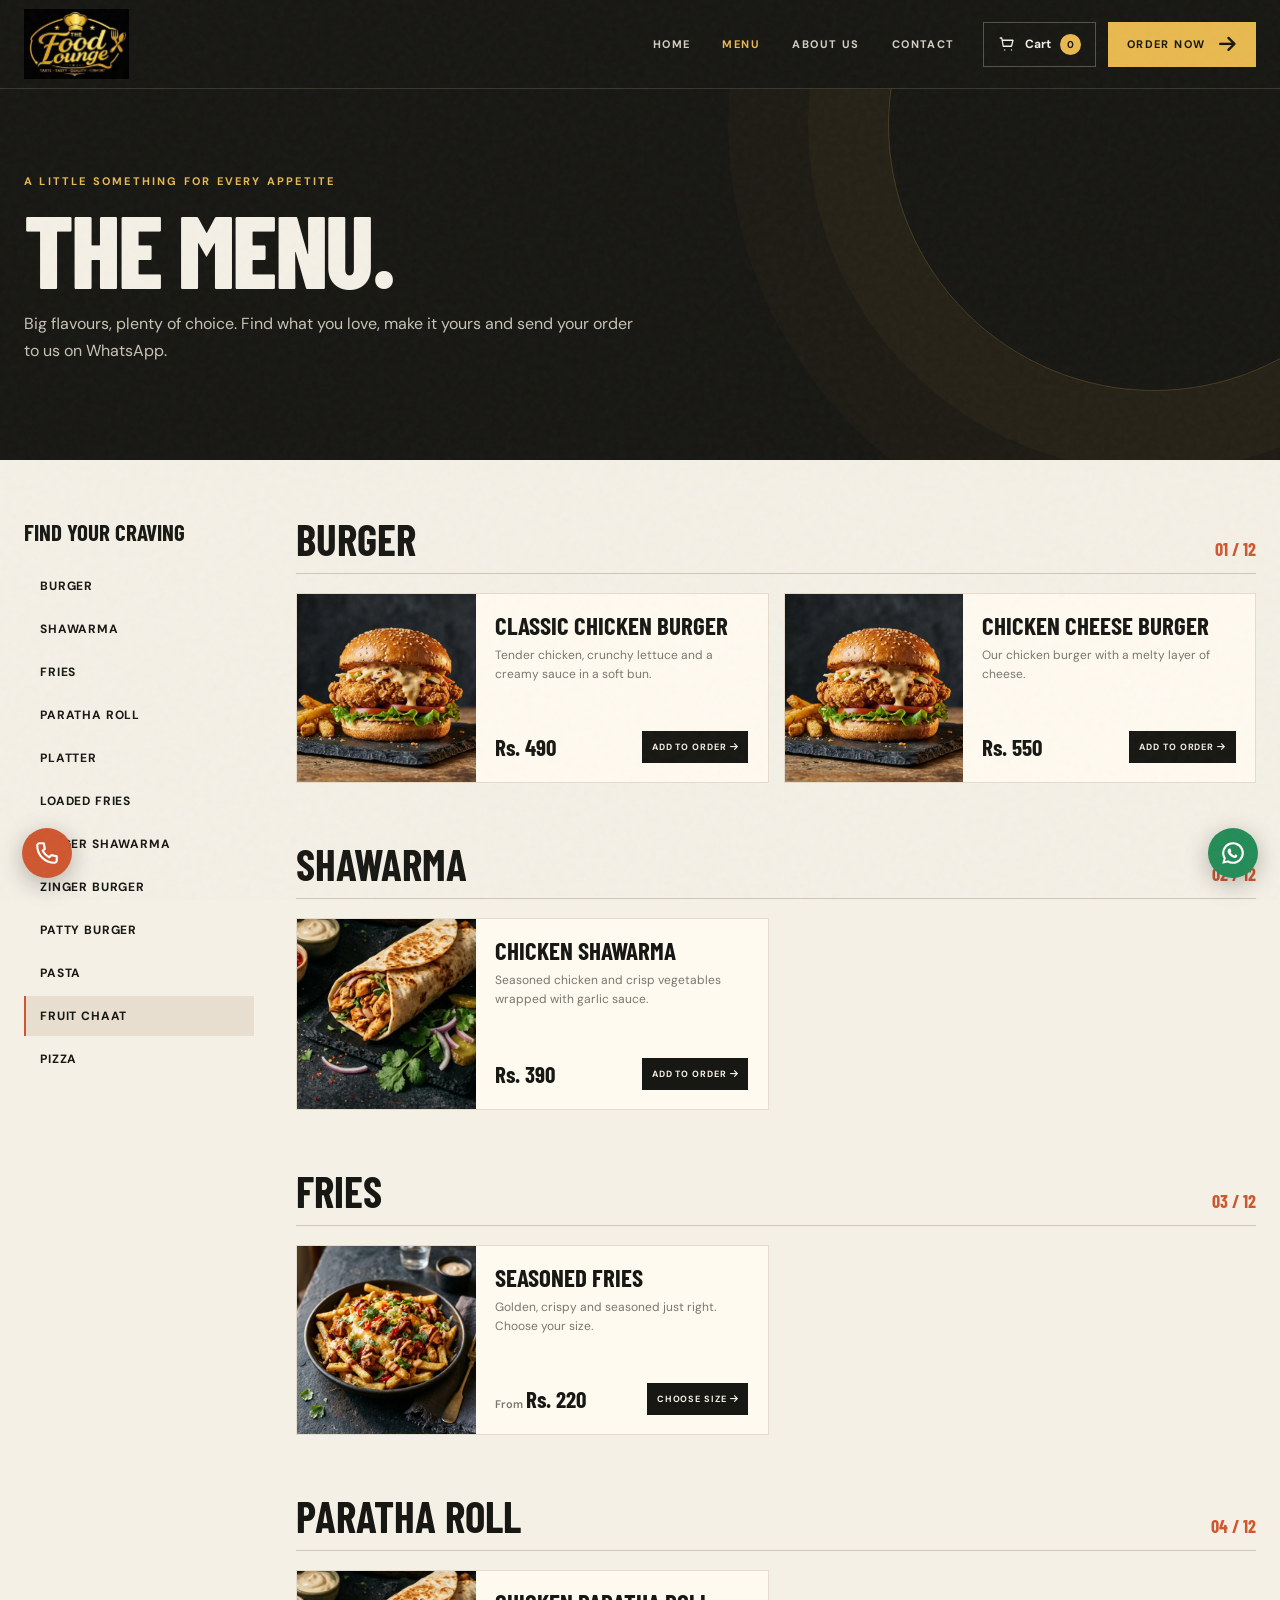
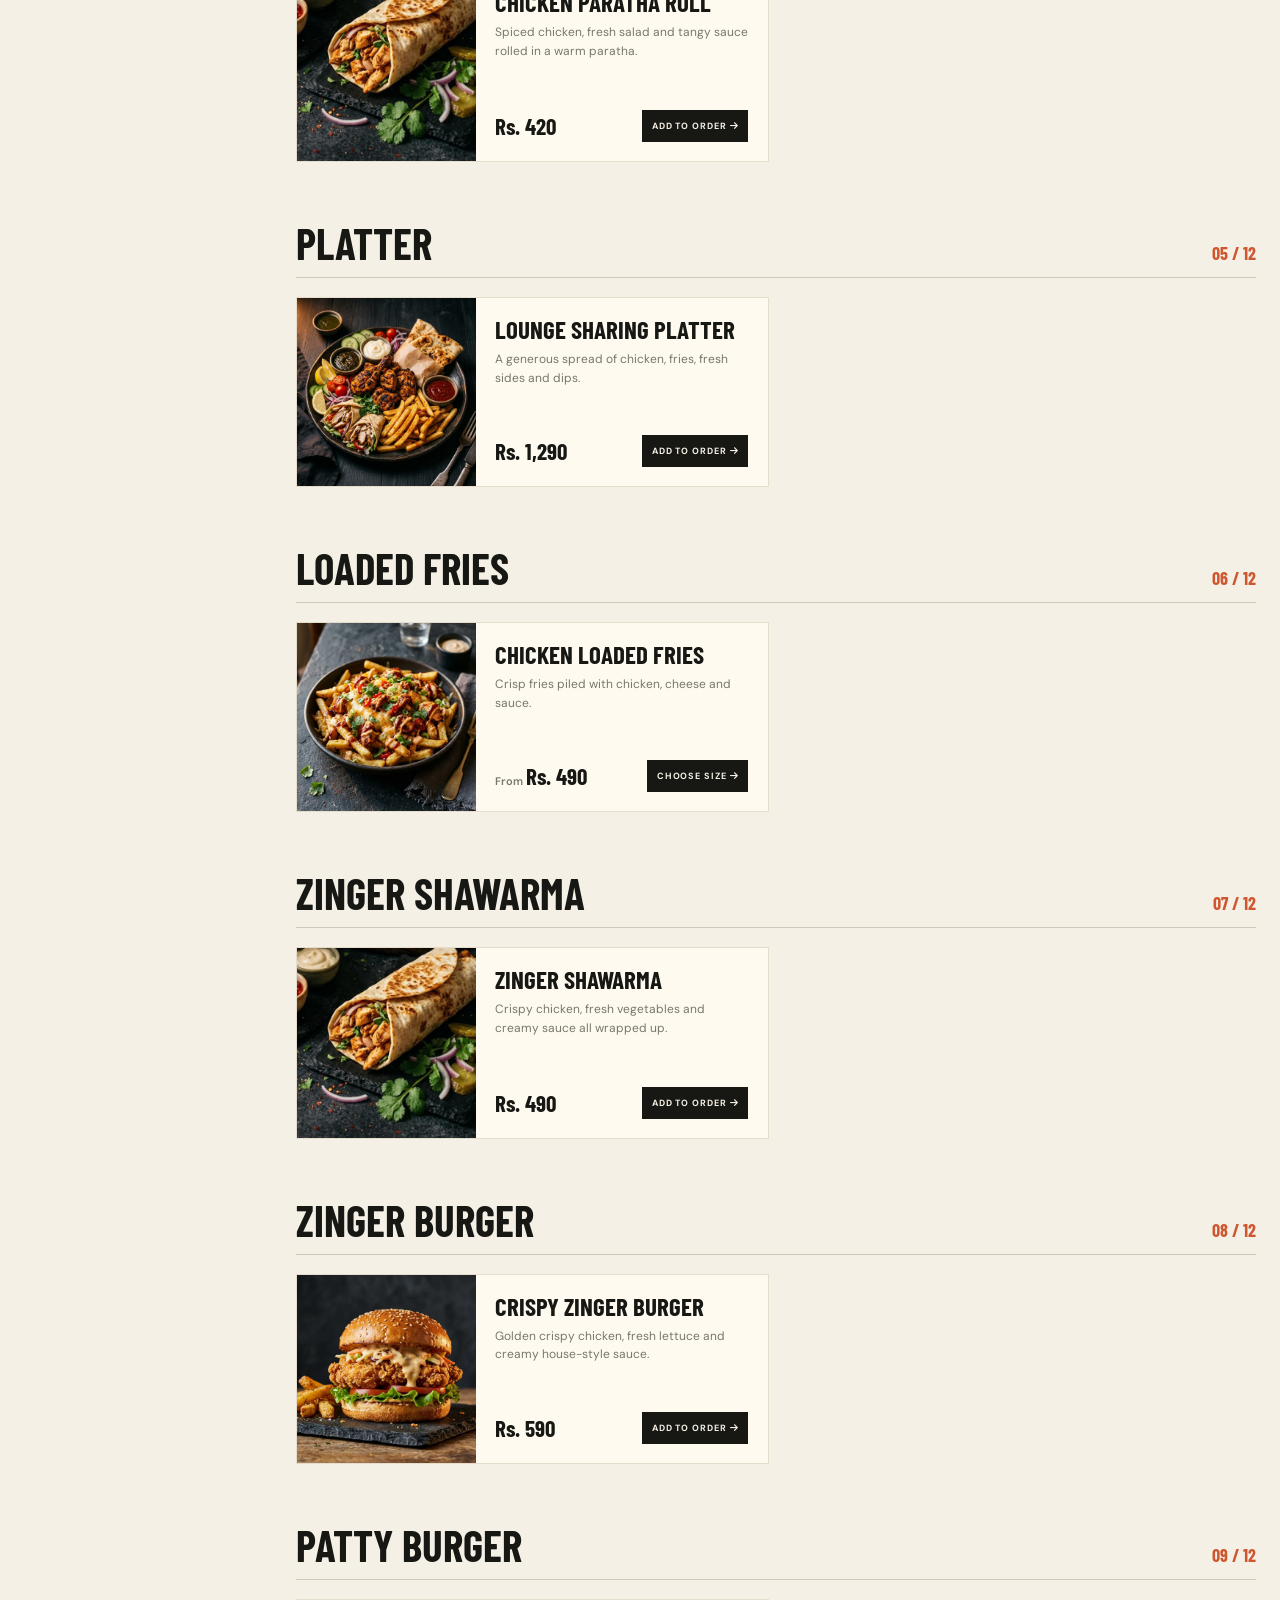
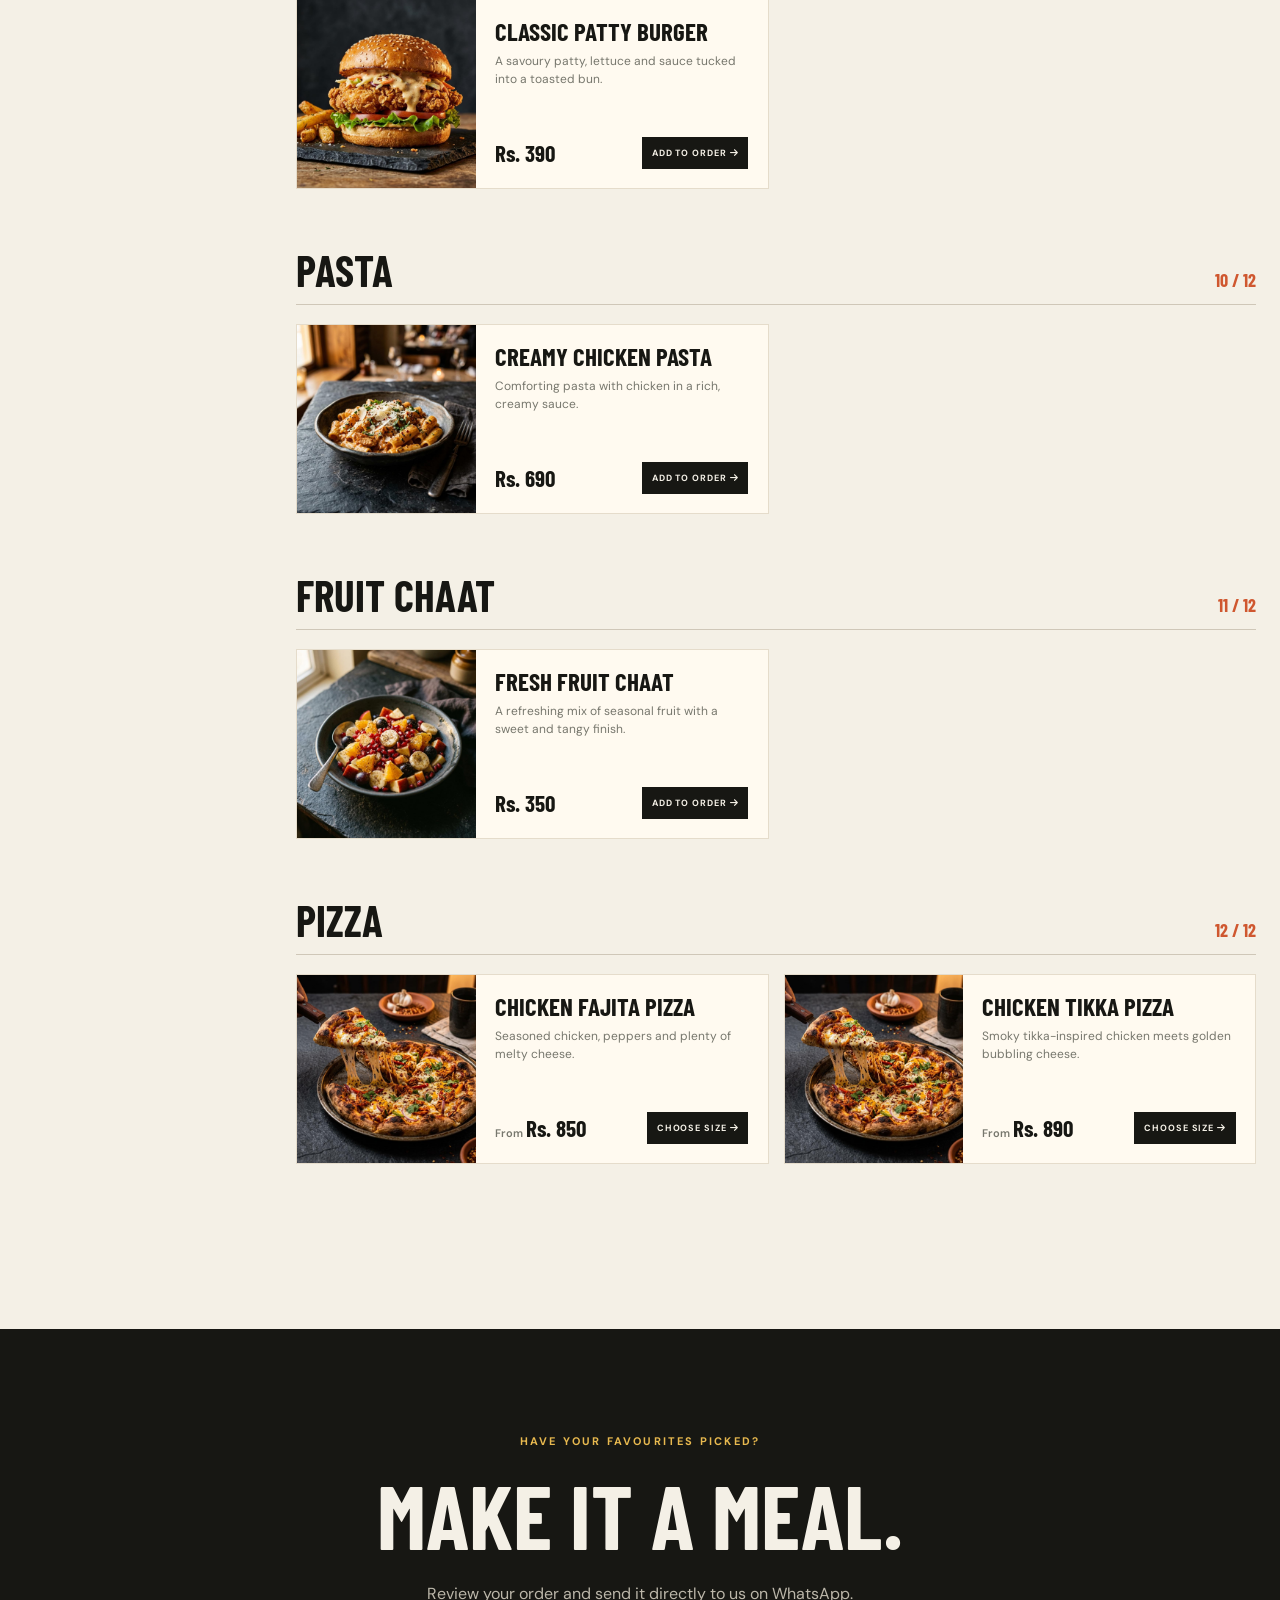
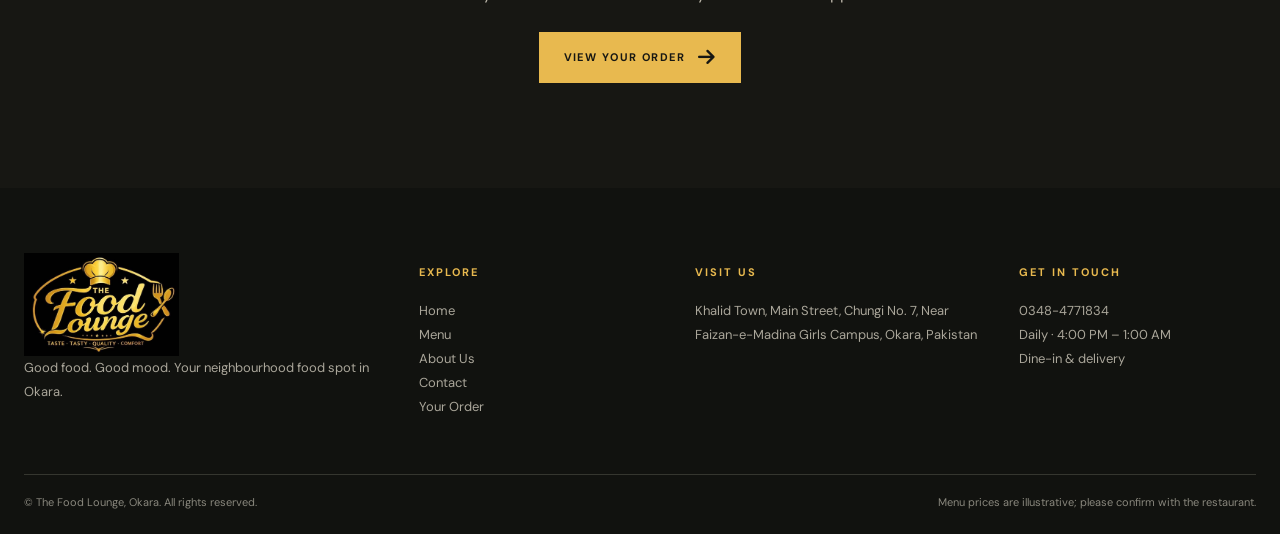
<file: menu.html>
<!doctype html>
<html lang="en">

<head>
  <meta charset="utf-8">
  <meta name="viewport" content="width=device-width, initial-scale=1">
  <title>Menu | The Food Lounge Okara</title>
  <meta name="description"
    content="Explore burgers, shawarma, fries, rolls, platters, pasta, fruit chaat and pizza at The Food Lounge in Okara. Customise your order online.">
  <meta property="og:type" content="website">
  <meta property="og:title" content="Menu | The Food Lounge Okara">
  <meta property="og:description" content="Find your next favourite bite. Dine-in and delivery in Okara.">
  <link rel="icon" href="assets/images/the-food-lounge-logo.jpg">
  <script type="module" crossorigin src="./assets/main.js"></script>
  <link rel="stylesheet" href="https://cdnjs.cloudflare.com/ajax/libs/font-awesome/6.7.2/css/all.min.css">
<link rel="stylesheet" crossorigin href="./assets/styles.css">
</head>

<body>
  <header class="site-header">
    <div class="wrap header-inner"><a class="brand" href="index.html" aria-label="The Food Lounge home"><img
          src="assets/images/the-food-lounge-logo.jpg" alt="The Food Lounge gold logo"></a>
      <nav class="desktop-nav" aria-label="Main navigation"><a href="index.html">Home</a><a href="menu.html"
          aria-current="page">Menu</a><a href="about.html">About Us</a><a href="contact.html">Contact</a></nav>
      <div class="header-actions"><a class="cart-link" href="order.html" aria-label="View order cart"><svg
            viewBox="0 0 24 24" fill="none" stroke="currentColor" stroke-width="1.7" aria-hidden="true">
            <path d="M3 4h2l2 11h11l2-8H6M9 20h.01M18 20h.01" stroke-linecap="round" stroke-linejoin="round" />
          </svg><span>Cart</span><span class="cart-count" data-cart-count>0</span></a><a class="btn btn-gold"
          href="order.html">Order Now <span class="arrow"><i class="fa-solid fa-arrow-right"></i></span></a><button class="menu-toggle" type="button"
          aria-label="Open navigation" aria-expanded="false"
          aria-controls="mobile-nav"><span></span><span></span></button></div>
    </div>
    <nav class="mobile-nav" id="mobile-nav" aria-label="Mobile navigation"><a href="index.html">Home</a><a
        href="menu.html" aria-current="page">Menu</a><a href="about.html">About Us</a><a
        href="contact.html">Contact</a><a href="order.html">Order Now</a></nav>
  </header>
  <main>
    <section class="page-hero">
      <div class="wrap">
        <p class="eyebrow light">A little something for every appetite</p>
        <h1 class="display">THE MENU.</h1>
        <p>Big flavours, plenty of choice. Find what you love, make it yours and send your order to us on WhatsApp.</p>
      </div>
    </section>
    <div class="wrap menu-layout">
      <aside class="menu-sidebar" aria-label="Menu categories">
        <h2>Find your craving</h2>
        <nav class="category-nav"><a href="#burger">Burger</a><a href="#shawarma">Shawarma</a><a
            href="#fries">Fries</a><a href="#paratha-roll">Paratha Roll</a><a href="#platter">Platter</a><a
            href="#loaded-fries">Loaded Fries</a><a href="#zinger-shawarma">Zinger Shawarma</a><a
            href="#zinger-burger">Zinger Burger</a><a href="#patty-burger">Patty Burger</a><a href="#pasta">Pasta</a><a
            href="#fruit-chaat">Fruit Chaat</a><a href="#pizza">Pizza</a></nav>
      </aside>
      <div class="menu-main">
        <section class="menu-section" id="burger">
          <div class="menu-section-head">
            <h2>Burger</h2><span>01 / 12</span>
          </div>
          <div class="menu-grid">
            <article class="food-card">
              <div class="card-image"><img src="assets/images/burger.jpg" alt="Grilled chicken burger with lettuce"
                  loading="lazy"></div>
              <div class="food-card-body">
                <h3>Classic Chicken Burger</h3>
                <p>Tender chicken, crunchy lettuce and a creamy sauce in a soft bun.</p>
                <div class="card-bottom"><span class="price">Rs. 490</span><button class="add-btn" type="button"
                    data-product="burger">Add to order <i class="fa-solid fa-arrow-right"></i></button></div>
              </div>
            </article>
            <article class="food-card">
              <div class="card-image"><img src="assets/images/burger.jpg" alt="Chicken cheese burger" loading="lazy">
              </div>
              <div class="food-card-body">
                <h3>Chicken Cheese Burger</h3>
                <p>Our chicken burger with a melty layer of cheese.</p>
                <div class="card-bottom"><span class="price">Rs. 550</span><button class="add-btn" type="button"
                    data-product="cheese-burger">Add to order <i class="fa-solid fa-arrow-right"></i></button></div>
              </div>
            </article>
          </div>
        </section>
        <section class="menu-section" id="shawarma">
          <div class="menu-section-head">
            <h2>Shawarma</h2><span>02 / 12</span>
          </div>
          <div class="menu-grid">
            <article class="food-card">
              <div class="card-image"><img src="assets/images/shawarma.jpg" alt="Chicken shawarma wrap cut in half"
                  loading="lazy"></div>
              <div class="food-card-body">
                <h3>Chicken Shawarma</h3>
                <p>Seasoned chicken and crisp vegetables wrapped with garlic sauce.</p>
                <div class="card-bottom"><span class="price">Rs. 390</span><button class="add-btn" type="button"
                    data-product="shawarma">Add to order <i class="fa-solid fa-arrow-right"></i></button></div>
              </div>
            </article>
          </div>
        </section>
        <section class="menu-section" id="fries">
          <div class="menu-section-head">
            <h2>Fries</h2><span>03 / 12</span>
          </div>
          <div class="menu-grid">
            <article class="food-card">
              <div class="card-image"><img src="assets/images/fries.jpg" alt="Golden seasoned fries" loading="lazy">
              </div>
              <div class="food-card-body">
                <h3>Seasoned Fries</h3>
                <p>Golden, crispy and seasoned just right. Choose your size.</p>
                <div class="card-bottom"><span class="price"><small>From </small>Rs. 220</span><button class="add-btn"
                    type="button" data-product="fries">Choose size <i class="fa-solid fa-arrow-right"></i></button></div>
              </div>
            </article>
          </div>
        </section>
        <section class="menu-section" id="paratha-roll">
          <div class="menu-section-head">
            <h2>Paratha Roll</h2><span>04 / 12</span>
          </div>
          <div class="menu-grid">
            <article class="food-card">
              <div class="card-image"><img src="assets/images/shawarma.jpg"
                  alt="Chicken wrapped in a freshly toasted flatbread" loading="lazy"></div>
              <div class="food-card-body">
                <h3>Chicken Paratha Roll</h3>
                <p>Spiced chicken, fresh salad and tangy sauce rolled in a warm paratha.</p>
                <div class="card-bottom"><span class="price">Rs. 420</span><button class="add-btn" type="button"
                    data-product="paratha-roll">Add to order <i class="fa-solid fa-arrow-right"></i></button></div>
              </div>
            </article>
          </div>
        </section>
        <section class="menu-section" id="platter">
          <div class="menu-section-head">
            <h2>Platter</h2><span>05 / 12</span>
          </div>
          <div class="menu-grid">
            <article class="food-card">
              <div class="card-image"><img src="assets/images/platter.jpg"
                  alt="Sharing platter with chicken, fries and sauces" loading="lazy"></div>
              <div class="food-card-body">
                <h3>Lounge Sharing Platter</h3>
                <p>A generous spread of chicken, fries, fresh sides and dips.</p>
                <div class="card-bottom"><span class="price">Rs. 1,290</span><button class="add-btn" type="button"
                    data-product="platter">Add to order <i class="fa-solid fa-arrow-right"></i></button></div>
              </div>
            </article>
          </div>
        </section>
        <section class="menu-section" id="loaded-fries">
          <div class="menu-section-head">
            <h2>Loaded Fries</h2><span>06 / 12</span>
          </div>
          <div class="menu-grid">
            <article class="food-card">
              <div class="card-image"><img src="assets/images/fries.jpg"
                  alt="Fries topped with chicken, cheese and sauce" loading="lazy"></div>
              <div class="food-card-body">
                <h3>Chicken Loaded Fries</h3>
                <p>Crisp fries piled with chicken, cheese and sauce.</p>
                <div class="card-bottom"><span class="price"><small>From </small>Rs. 490</span><button class="add-btn"
                    type="button" data-product="loaded-fries">Choose size <i class="fa-solid fa-arrow-right"></i></button></div>
              </div>
            </article>
          </div>
        </section>
        <section class="menu-section" id="zinger-shawarma">
          <div class="menu-section-head">
            <h2>Zinger Shawarma</h2><span>07 / 12</span>
          </div>
          <div class="menu-grid">
            <article class="food-card">
              <div class="card-image"><img src="assets/images/shawarma.jpg" alt="Crispy chicken shawarma wrap"
                  loading="lazy"></div>
              <div class="food-card-body">
                <h3>Zinger Shawarma</h3>
                <p>Crispy chicken, fresh vegetables and creamy sauce all wrapped up.</p>
                <div class="card-bottom"><span class="price">Rs. 490</span><button class="add-btn" type="button"
                    data-product="zinger-shawarma">Add to order <i class="fa-solid fa-arrow-right"></i></button></div>
              </div>
            </article>
          </div>
        </section>
        <section class="menu-section" id="zinger-burger">
          <div class="menu-section-head">
            <h2>Zinger Burger</h2><span>08 / 12</span>
          </div>
          <div class="menu-grid">
            <article class="food-card">
              <div class="card-image"><img src="assets/images/burger.jpg" alt="Crispy chicken zinger burger"
                  loading="lazy"></div>
              <div class="food-card-body">
                <h3>Crispy Zinger Burger</h3>
                <p>Golden crispy chicken, fresh lettuce and creamy house-style sauce.</p>
                <div class="card-bottom"><span class="price">Rs. 590</span><button class="add-btn" type="button"
                    data-product="zinger-burger">Add to order <i class="fa-solid fa-arrow-right"></i></button></div>
              </div>
            </article>
          </div>
        </section>
        <section class="menu-section" id="patty-burger">
          <div class="menu-section-head">
            <h2>Patty Burger</h2><span>09 / 12</span>
          </div>
          <div class="menu-grid">
            <article class="food-card">
              <div class="card-image"><img src="assets/images/burger.jpg" alt="Patty burger with fresh vegetables"
                  loading="lazy"></div>
              <div class="food-card-body">
                <h3>Classic Patty Burger</h3>
                <p>A savoury patty, lettuce and sauce tucked into a toasted bun.</p>
                <div class="card-bottom"><span class="price">Rs. 390</span><button class="add-btn" type="button"
                    data-product="patty-burger">Add to order <i class="fa-solid fa-arrow-right"></i></button></div>
              </div>
            </article>
          </div>
        </section>
        <section class="menu-section" id="pasta">
          <div class="menu-section-head">
            <h2>Pasta</h2><span>10 / 12</span>
          </div>
          <div class="menu-grid">
            <article class="food-card">
              <div class="card-image"><img src="assets/images/pasta.jpg" alt="Creamy chicken pasta in a dark bowl"
                  loading="lazy"></div>
              <div class="food-card-body">
                <h3>Creamy Chicken Pasta</h3>
                <p>Comforting pasta with chicken in a rich, creamy sauce.</p>
                <div class="card-bottom"><span class="price">Rs. 690</span><button class="add-btn" type="button"
                    data-product="pasta">Add to order <i class="fa-solid fa-arrow-right"></i></button></div>
              </div>
            </article>
          </div>
        </section>
        <section class="menu-section" id="fruit-chaat">
          <div class="menu-section-head">
            <h2>Fruit Chaat</h2><span>11 / 12</span>
          </div>
          <div class="menu-grid">
            <article class="food-card">
              <div class="card-image"><img src="assets/images/fruit-chaat.jpg" alt="Fresh colourful fruit chaat"
                  loading="lazy"></div>
              <div class="food-card-body">
                <h3>Fresh Fruit Chaat</h3>
                <p>A refreshing mix of seasonal fruit with a sweet and tangy finish.</p>
                <div class="card-bottom"><span class="price">Rs. 350</span><button class="add-btn" type="button"
                    data-product="fruit-chaat">Add to order <i class="fa-solid fa-arrow-right"></i></button></div>
              </div>
            </article>
          </div>
        </section>
        <section class="menu-section" id="pizza">
          <div class="menu-section-head">
            <h2>Pizza</h2><span>12 / 12</span>
          </div>
          <div class="menu-grid">
            <article class="food-card">
              <div class="card-image"><img src="assets/images/pizza.jpg" alt="Chicken fajita pizza with melted cheese"
                  loading="lazy"></div>
              <div class="food-card-body">
                <h3>Chicken Fajita Pizza</h3>
                <p>Seasoned chicken, peppers and plenty of melty cheese.</p>
                <div class="card-bottom"><span class="price"><small>From </small>Rs. 850</span><button class="add-btn"
                    type="button" data-product="pizza">Choose size <i class="fa-solid fa-arrow-right"></i></button></div>
              </div>
            </article>
            <article class="food-card">
              <div class="card-image"><img src="assets/images/pizza.jpg" alt="Cheesy chicken tikka pizza"
                  loading="lazy"></div>
              <div class="food-card-body">
                <h3>Chicken Tikka Pizza</h3>
                <p>Smoky tikka-inspired chicken meets golden bubbling cheese.</p>
                <div class="card-bottom"><span class="price"><small>From </small>Rs. 890</span><button class="add-btn"
                    type="button" data-product="tikka-pizza">Choose size <i class="fa-solid fa-arrow-right"></i></button></div>
              </div>
            </article>
          </div>
        </section>
      </div>
    </div>
    <section class="final-cta">
      <p class="eyebrow light">Have your favourites picked?</p>
      <h2>Make it a meal.</h2>
      <p>Review your order and send it directly to us on WhatsApp.</p><a class="btn btn-gold" href="order.html">View
        your order <span class="arrow"><i class="fa-solid fa-arrow-right"></i></span></a>
    </section>
  </main>
  <footer class="site-footer">
    <div class="wrap">
      <div class="footer-grid">
        <div class="footer-brand"><a href="index.html"><img src="assets/images/the-food-lounge-logo.jpg"
              alt="The Food Lounge"></a>
          <p>Good food. Good mood. Your neighbourhood food spot in Okara.</p>
        </div>
        <div>
          <h3>Explore</h3>
          <ul>
            <li><a href="index.html">Home</a></li>
            <li><a href="menu.html">Menu</a></li>
            <li><a href="about.html">About Us</a></li>
            <li><a href="contact.html">Contact</a></li>
            <li><a href="order.html">Your Order</a></li>
          </ul>
        </div>
        <div>
          <h3>Visit us</h3>
          <p>Khalid Town, Main Street, Chungi No. 7, Near Faizan-e-Madina Girls Campus, Okara, Pakistan</p>
        </div>
        <div>
          <h3>Get in touch</h3>
          <p><a href="tel:03484771834">0348-4771834</a><br>Daily · 4:00 PM – 1:00 AM<br>Dine-in & delivery</p>
        </div>
      </div>
      <div class="footer-bottom"><span>© The Food Lounge, Okara. All rights reserved.</span><span>Menu prices are
          illustrative; please confirm with the restaurant.</span></div>
    </div>
  </footer>
  <div class="float-actions"><a href="https://wa.me/923484771834" target="_blank" rel="noopener noreferrer"
      aria-label="Chat with The Food Lounge on WhatsApp"><svg viewBox="0 0 24 24" fill="currentColor"
        aria-hidden="true">
        <path
          d="M12 2a10 10 0 0 0-8.6 15.1L2 22l5.1-1.3A10 10 0 1 0 12 2Zm0 18a8 8 0 0 1-4.1-1.1l-.3-.2-3 .8.8-2.9-.2-.3A8 8 0 1 1 12 20Zm4.4-5.9c-.2-.1-1.4-.7-1.6-.8-.2-.1-.4-.1-.6.1l-.7.8c-.2.2-.3.2-.5.1a6.5 6.5 0 0 1-3.2-2.8c-.2-.3.2-.3.6-1 .1-.2 0-.4 0-.5l-.7-1.7c-.2-.4-.4-.4-.6-.4h-.5c-.2 0-.5.1-.7.3-.2.3-.9.9-.9 2.1s.9 2.4 1 2.6a9 9 0 0 0 3.5 3.1c1.4.6 1.9.7 2.6.6.4-.1 1.4-.6 1.6-1.2.2-.5.2-1 .2-1.1-.1-.1-.2-.2-.5-.3Z" />
      </svg></a><a class="call" href="tel:03484771834" aria-label="Call The Food Lounge"><svg viewBox="0 0 24 24"
        fill="none" stroke="currentColor" stroke-width="2" aria-hidden="true">
        <path d="M5 3h4l1 5-2 2c1.3 2.5 3.5 4.7 6 6l2-2 5 1v4c0 1-1 2-2 2C10 21 3 14 3 5c0-1 1-2 2-2Z"
          stroke-linejoin="round" />
      </svg></a></div>
  <dialog class="modal" id="product-modal" aria-labelledby="modal-title">
    <div class="modal-inner">
      <div class="modal-photo"><img id="modal-image" src="assets/images/burger.jpg" alt=""></div>
      <div class="modal-content">
        <div class="modal-top">
          <p class="eyebrow">Make it yours</p><button class="modal-close" type="button"
            aria-label="Close product options" data-close-modal>×</button>
        </div>
        <h2 id="modal-title"></h2>
        <p class="modal-description" id="modal-description"></p>
        <div id="modal-sizes"></div>
        <div id="modal-extras"></div>
        <div class="option-group">
          <h3>Quantity</h3>
          <div class="quantity-picker"><button type="button" data-modal-qty="-1"
              aria-label="Decrease quantity">−</button><output id="modal-quantity">1</output><button type="button"
              data-modal-qty="1" aria-label="Increase quantity">+</button></div>
        </div>
        <div class="modal-bottom"><span class="modal-total" id="modal-total">Rs. 0</span><button class="btn"
            type="button" id="modal-add">Add to order <span class="arrow"><i class="fa-solid fa-arrow-right"></i></span></button></div>
      </div>
    </div>
  </dialog>
  <div class="toast" role="status" aria-live="polite"></div>
</body>

</html>
</file>
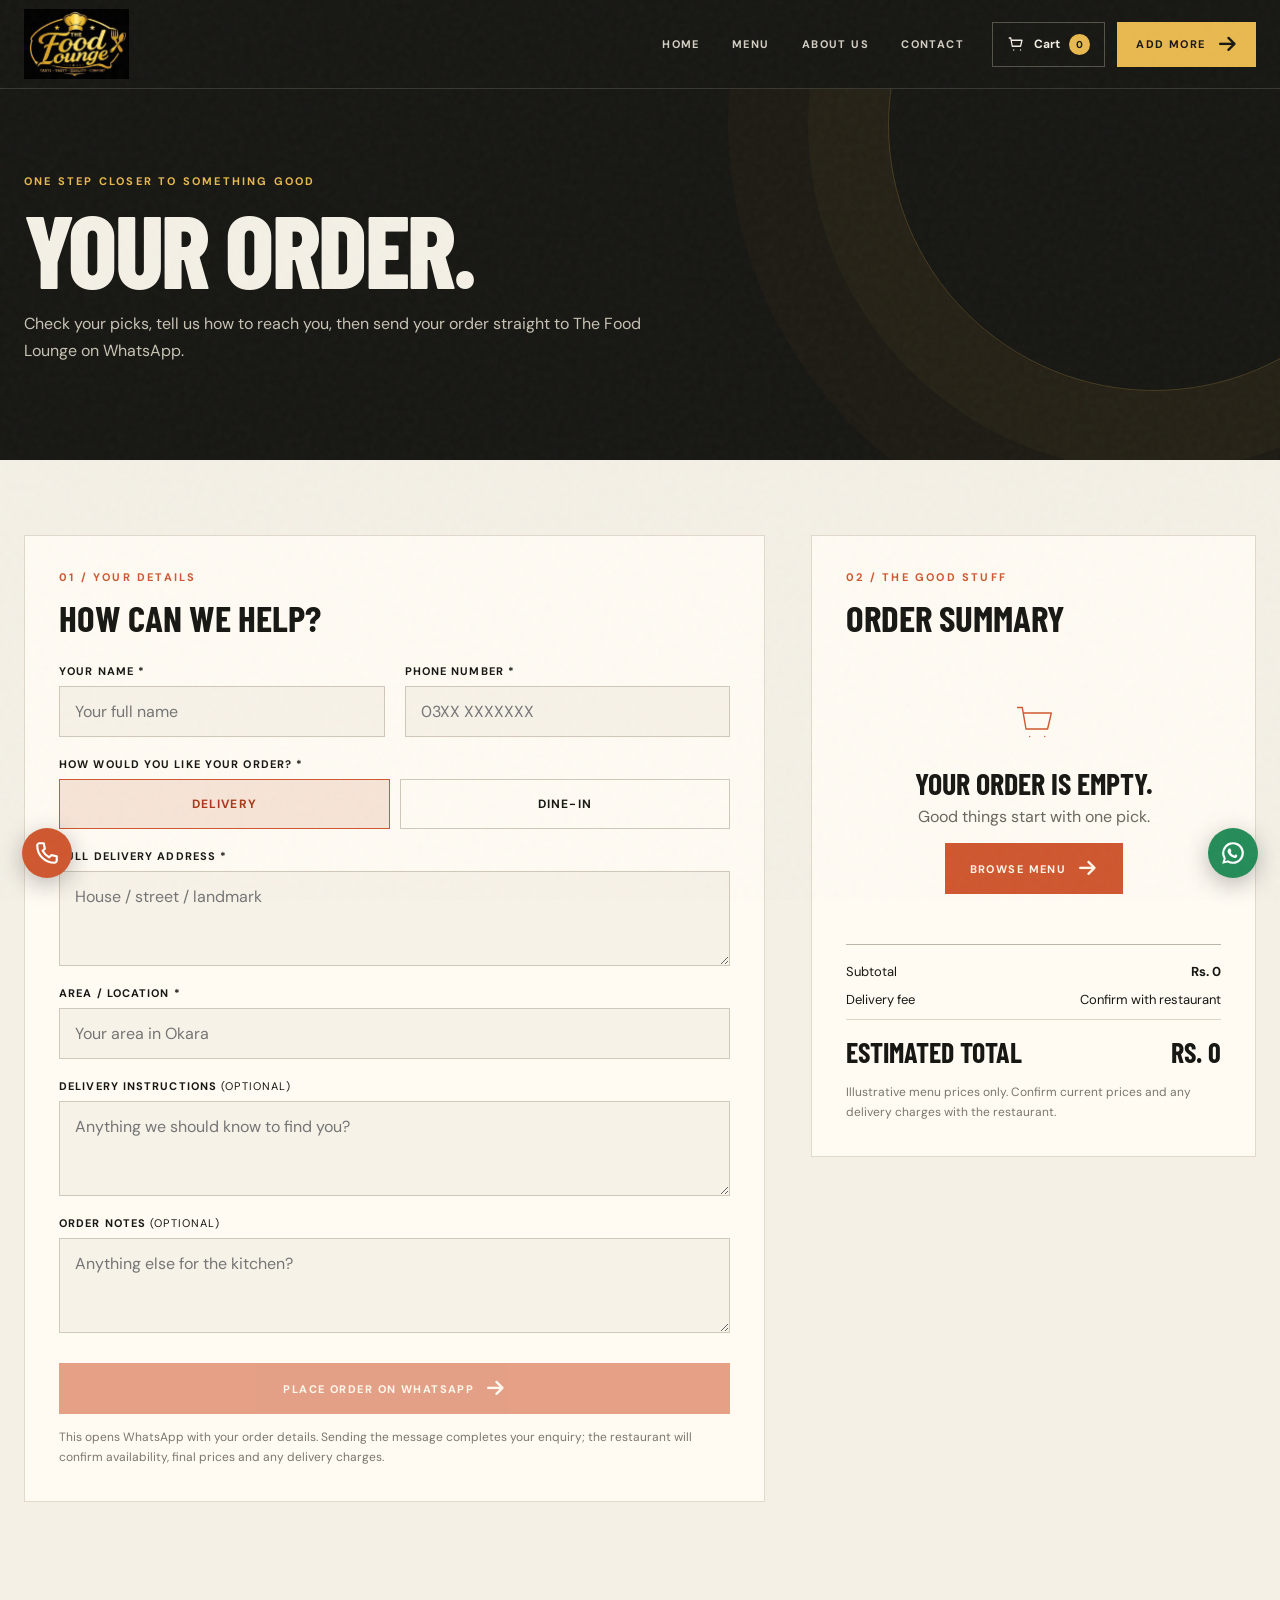
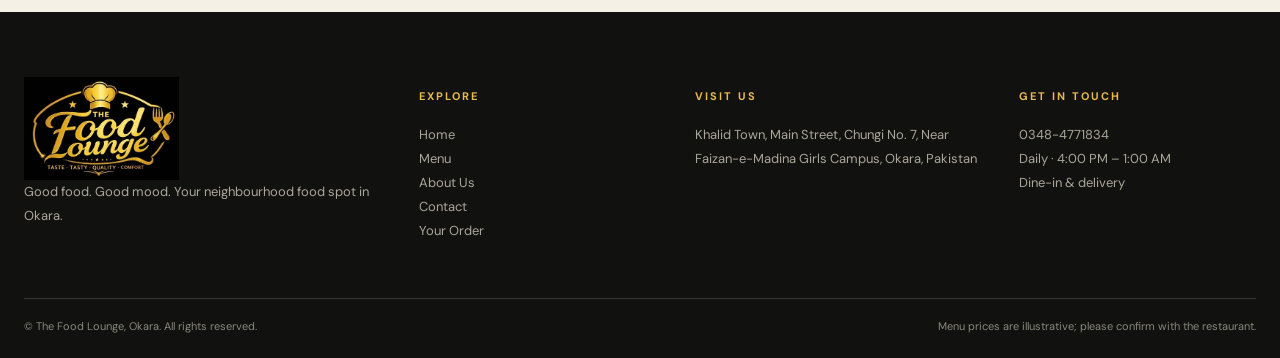
<file: order.html>
<!doctype html><html lang="en"><head><meta charset="utf-8"><meta name="viewport" content="width=device-width, initial-scale=1"><title>Your Order | The Food Lounge Okara</title><meta name="description" content="Review your Food Lounge order, choose delivery or dine-in, and send your details directly to our Okara team on WhatsApp."><meta property="og:type" content="website"><meta property="og:title" content="Order from The Food Lounge"><meta property="og:description" content="Build your order and send it directly on WhatsApp."><link rel="icon" href="assets/images/the-food-lounge-logo.jpg">  <script type="module" crossorigin src="./assets/main.js"></script>
  <link rel="stylesheet" href="https://cdnjs.cloudflare.com/ajax/libs/font-awesome/6.7.2/css/all.min.css">
<link rel="stylesheet" crossorigin href="./assets/styles.css">
</head><body>
<header class="site-header"><div class="wrap header-inner"><a class="brand" href="index.html" aria-label="The Food Lounge home"><img src="assets/images/the-food-lounge-logo.jpg" alt="The Food Lounge gold logo"></a><nav class="desktop-nav" aria-label="Main navigation"><a href="index.html">Home</a><a href="menu.html">Menu</a><a href="about.html">About Us</a><a href="contact.html">Contact</a></nav><div class="header-actions"><a class="cart-link" href="order.html" aria-label="View order cart" aria-current="page"><svg viewBox="0 0 24 24" fill="none" stroke="currentColor" stroke-width="1.7" aria-hidden="true"><path d="M3 4h2l2 11h11l2-8H6M9 20h.01M18 20h.01" stroke-linecap="round" stroke-linejoin="round"/></svg><span>Cart</span><span class="cart-count" data-cart-count>0</span></a><a class="btn btn-gold" href="menu.html">Add More <span class="arrow"><i class="fa-solid fa-arrow-right"></i></span></a><button class="menu-toggle" type="button" aria-label="Open navigation" aria-expanded="false" aria-controls="mobile-nav"><span></span><span></span></button></div></div><nav class="mobile-nav" id="mobile-nav" aria-label="Mobile navigation"><a href="index.html">Home</a><a href="menu.html">Menu</a><a href="about.html">About Us</a><a href="contact.html">Contact</a><a href="order.html" aria-current="page">Your Order</a></nav></header>
<main><section class="page-hero"><div class="wrap"><p class="eyebrow light">One step closer to something good</p><h1 class="display">YOUR ORDER.</h1><p>Check your picks, tell us how to reach you, then send your order straight to The Food Lounge on WhatsApp.</p></div></section><div class="wrap checkout-layout"><section class="checkout-panel" aria-labelledby="details-heading"><p class="eyebrow">01 / Your details</p><h2 id="details-heading">How can we help?</h2><form id="checkout-form"><div class="form-grid"><div class="field"><label for="customer-name">Your name *</label><input id="customer-name" name="name" type="text" autocomplete="name" required placeholder="Your full name"></div><div class="field"><label for="customer-phone">Phone number *</label><input id="customer-phone" name="phone" type="tel" autocomplete="tel" inputmode="tel" required pattern="[0-9+ ()-]{10,20}" title="Enter a valid phone number" placeholder="03XX XXXXXXX"></div></div><div class="field"><label>How would you like your order? *</label><div class="radio-row"><label class="radio-card"><input type="radio" name="orderType" value="Delivery" checked><span>Delivery</span></label><label class="radio-card"><input type="radio" name="orderType" value="Dine-In"><span>Dine-in</span></label></div></div><div class="conditional visible" id="delivery-fields"><div class="field"><label for="delivery-address">Full delivery address *</label><textarea id="delivery-address" name="address" required placeholder="House / street / landmark"></textarea></div><div class="field"><label for="delivery-area">Area / location *</label><input id="delivery-area" name="area" type="text" required placeholder="Your area in Okara"></div><div class="field"><label for="delivery-instructions">Delivery instructions <span style="font-weight:400">(optional)</span></label><textarea id="delivery-instructions" name="deliveryInstructions" placeholder="Anything we should know to find you?"></textarea></div></div><div class="conditional" id="dinein-fields"><div class="field"><label for="party-size">Number of people *</label><input id="party-size" name="people" type="number" min="1" max="30" inputmode="numeric" placeholder="How many guests?"></div><div class="field"><label for="seating-note">Table / seating note <span style="font-weight:400">(optional)</span></label><textarea id="seating-note" name="seatingNote" placeholder="Any seating preference?"></textarea></div></div><div class="field"><label for="order-notes">Order notes <span style="font-weight:400">(optional)</span></label><textarea id="order-notes" name="notes" placeholder="Anything else for the kitchen?"></textarea></div><button class="btn checkout-submit" id="checkout-submit" type="submit">Place order on WhatsApp <span class="arrow"><i class="fa-solid fa-arrow-right"></i></span></button><p class="form-hint">This opens WhatsApp with your order details. Sending the message completes your enquiry; the restaurant will confirm availability, final prices and any delivery charges.</p></form></section><aside class="summary-panel" aria-labelledby="summary-heading"><p class="eyebrow">02 / The good stuff</p><h2 id="summary-heading">Order summary</h2><div id="cart-items" aria-live="polite"></div><div id="cart-totals" class="summary-totals"></div><button class="clear-cart" id="clear-cart" type="button">Clear entire order</button><p class="form-hint">Illustrative menu prices only. Confirm current prices and any delivery charges with the restaurant.</p></aside></div></main>
<footer class="site-footer"><div class="wrap"><div class="footer-grid"><div class="footer-brand"><a href="index.html"><img src="assets/images/the-food-lounge-logo.jpg" alt="The Food Lounge"></a><p>Good food. Good mood. Your neighbourhood food spot in Okara.</p></div><div><h3>Explore</h3><ul><li><a href="index.html">Home</a></li><li><a href="menu.html">Menu</a></li><li><a href="about.html">About Us</a></li><li><a href="contact.html">Contact</a></li><li><a href="order.html">Your Order</a></li></ul></div><div><h3>Visit us</h3><p>Khalid Town, Main Street, Chungi No. 7, Near Faizan-e-Madina Girls Campus, Okara, Pakistan</p></div><div><h3>Get in touch</h3><p><a href="tel:03484771834">0348-4771834</a><br>Daily · 4:00 PM – 1:00 AM<br>Dine-in & delivery</p></div></div><div class="footer-bottom"><span>© The Food Lounge, Okara. All rights reserved.</span><span>Menu prices are illustrative; please confirm with the restaurant.</span></div></div></footer>
<div class="float-actions"><a href="https://wa.me/923484771834" target="_blank" rel="noopener noreferrer" aria-label="Chat with The Food Lounge on WhatsApp"><svg viewBox="0 0 24 24" fill="currentColor" aria-hidden="true"><path d="M12 2a10 10 0 0 0-8.6 15.1L2 22l5.1-1.3A10 10 0 1 0 12 2Zm0 18a8 8 0 0 1-4.1-1.1l-.3-.2-3 .8.8-2.9-.2-.3A8 8 0 1 1 12 20Zm4.4-5.9c-.2-.1-1.4-.7-1.6-.8-.2-.1-.4-.1-.6.1l-.7.8c-.2.2-.3.2-.5.1a6.5 6.5 0 0 1-3.2-2.8c-.2-.3.2-.3.6-1 .1-.2 0-.4 0-.5l-.7-1.7c-.2-.4-.4-.4-.6-.4h-.5c-.2 0-.5.1-.7.3-.2.3-.9.9-.9 2.1s.9 2.4 1 2.6a9 9 0 0 0 3.5 3.1c1.4.6 1.9.7 2.6.6.4-.1 1.4-.6 1.6-1.2.2-.5.2-1 .2-1.1-.1-.1-.2-.2-.5-.3Z"/></svg></a><a class="call" href="tel:03484771834" aria-label="Call The Food Lounge"><svg viewBox="0 0 24 24" fill="none" stroke="currentColor" stroke-width="2" aria-hidden="true"><path d="M5 3h4l1 5-2 2c1.3 2.5 3.5 4.7 6 6l2-2 5 1v4c0 1-1 2-2 2C10 21 3 14 3 5c0-1 1-2 2-2Z" stroke-linejoin="round"/></svg></a></div><div class="toast" role="status" aria-live="polite"></div></body></html>
</file>
<file: assets/styles.css>
@import "https://fonts.googleapis.com/css2?family=Barlow+Condensed:wght@500;600;700;800;900&family=DM+Sans:wght@400;500;600;700&display=swap";
:root {
  --ink: #171713;
  --coal: #20211d;
  --cream: #f4f0e6;
  --paper: #eae4d6;
  --gold: #e8b94f;
  --ember: #cf572f;
  --muted: #ada99c;
  --line: rgba(244, 240, 230, 0.17);
  --font-display: "Barlow Condensed", sans-serif;
  --font-body: "DM Sans", sans-serif;
}
* {
  box-sizing: border-box;
}
html {
  scroll-behavior: smooth;
}
body {
  margin: 0;
  background: var(--cream);
  color: var(--ink);
  font-family: var(--font-body);
  -webkit-font-smoothing: antialiased;
}
body:after {
  content: "";
  position: fixed;
  inset: 0;
  pointer-events: none;
  z-index: 100;
  opacity: 0.035;
  background-image: url("data:image/svg+xml,%3Csvg viewBox='0 0 180 180' xmlns='http://www.w3.org/2000/svg'%3E%3Cfilter id='n'%3E%3CfeTurbulence type='fractalNoise' baseFrequency='.75' numOctaves='3' stitchTiles='stitch'/%3E%3C/filter%3E%3Crect width='100%25' height='100%25' filter='url(%23n)'/%3E%3C/svg%3E");
}
img {
  display: block;
  max-width: 100%;
}
a {
  text-decoration: none;
  color: inherit;
}
button,
input,
textarea,
select {
  font: inherit;
}
button {
  cursor: pointer;
}
button:disabled {
  opacity: 0.55;
  cursor: not-allowed;
}
a:focus-visible,
button:focus-visible,
input:focus-visible,
textarea:focus-visible,
select:focus-visible {
  outline: 2px solid var(--ember);
  outline-offset: 3px;
}
h1,
h2,
h3,
p {
  margin-top: 0;
}
.wrap {
  width: min(100% - 48px, 1320px);
  margin-inline: auto;
}
.eyebrow {
  font-size: 11px;
  font-weight: 700;
  letter-spacing: 0.2em;
  text-transform: uppercase;
  color: var(--ember);
}
.eyebrow.light {
  color: var(--gold);
}
.display {
  font-family: var(--font-display);
  font-size: clamp(54px, 8vw, 118px);
  line-height: 0.86;
  letter-spacing: -0.025em;
  text-transform: uppercase;
  font-weight: 800;
}
.section-title {
  font-family: var(--font-display);
  font-size: clamp(44px, 5.4vw, 78px);
  line-height: 0.9;
  letter-spacing: -0.02em;
  text-transform: uppercase;
  font-weight: 800;
}
.body-lead {
  font-size: 17px;
  line-height: 1.7;
  color: #67685e;
  max-width: 560px;
}
.btn {
  border: 1px solid transparent;
  display: inline-flex;
  align-items: center;
  justify-content: center;
  gap: 13px;
  padding: 15px 24px;
  min-height: 50px;
  background: var(--ember);
  color: #fff6e7;
  font-size: 11px;
  letter-spacing: 0.13em;
  text-transform: uppercase;
  font-weight: 700;
  transition:
    transform 0.25s,
    background 0.25s,
    border-color 0.25s;
}
.btn:hover {
  transform: translateY(-3px);
  background: #af4523;
}
.btn-gold {
  background: var(--gold);
  color: var(--ink);
}
.btn-gold:hover {
  background: #f4ca69;
}
.btn-outline {
  background: transparent;
  color: inherit;
  border-color: currentColor;
}
.btn-outline:hover {
  background: var(--ink);
  color: var(--cream);
}
.btn-light {
  background: var(--cream);
  color: var(--ink);
}
.btn-light:hover {
  background: var(--gold);
}
.arrow {
  font-size: 19px;
  font-weight: 400;
  line-height: 0;
}
.site-header {
  position: sticky;
  top: 0;
  z-index: 50;
  background: #171713;
  color: var(--cream);
  border-bottom: 1px solid #383831;
  transition: box-shadow 0.3s;
}
.site-header.scrolled {
  box-shadow: 0 10px 35px #0005;
}
.header-inner {
  height: 88px;
  display: flex;
  align-items: center;
  justify-content: space-between;
  gap: 28px;
}
.brand {
  display: flex;
  align-items: center;
  gap: 12px;
  flex-shrink: 0;
}
.brand img {
  width: 105px;
  height: 71px;
  object-fit: contain;
}
.brand-word {
  font-family: var(--font-display);
  font-size: 22px;
  line-height: 0.87;
  font-weight: 800;
  text-transform: uppercase;
  letter-spacing: 0.03em;
  display: none;
}
.desktop-nav {
  display: flex;
  align-items: center;
  gap: 32px;
  margin-left: auto;
}
.desktop-nav a {
  font-size: 11px;
  font-weight: 700;
  text-transform: uppercase;
  letter-spacing: 0.13em;
  color: #d3cfc3;
  transition: color 0.2s;
}
.desktop-nav a:hover,
.desktop-nav a[aria-current="page"] {
  color: var(--gold);
}
.header-actions {
  display: flex;
  align-items: center;
  gap: 12px;
}
.cart-link {
  border: 1px solid #555348;
  display: inline-flex;
  align-items: center;
  justify-content: center;
  gap: 9px;
  padding: 0 14px;
  height: 45px;
  font-size: 12px;
  font-weight: 700;
  white-space: nowrap;
}
.cart-link svg {
  width: 18px;
  height: 18px;
}
.cart-count {
  background: var(--gold);
  color: var(--ink);
  width: 21px;
  height: 21px;
  border-radius: 50%;
  display: grid;
  place-items: center;
  font-size: 10px;
}
.header-actions .btn {
  min-height: 45px;
  padding: 12px 18px;
}
.menu-toggle {
  display: none;
  width: 45px;
  height: 45px;
  border: 1px solid #555348;
  background: none;
  color: var(--cream);
  align-items: center;
  justify-content: center;
  flex-direction: column;
  gap: 5px;
}
.menu-toggle span {
  width: 19px;
  height: 1px;
  background: currentColor;
  transition:
    transform 0.25s,
    opacity 0.25s;
}
.menu-toggle[aria-expanded="true"] span:first-child {
  transform: translateY(3px) rotate(45deg);
}
.menu-toggle[aria-expanded="true"] span:last-child {
  transform: translateY(-3px) rotate(-45deg);
}
.mobile-nav {
  display: none;
  background: #20211d;
  border-top: 1px solid #393a32;
  padding: 10px 24px 24px;
}
.mobile-nav a {
  display: block;
  border-bottom: 1px solid #393a32;
  padding: 15px 0;
  font-family: var(--font-display);
  font-size: 26px;
  text-transform: uppercase;
  font-weight: 700;
}
.mobile-nav.open {
  display: block;
  animation: menuDown 0.25s ease both;
}
@keyframes menuDown {
  0% {
    opacity: 0;
    transform: translateY(-10px);
  }
  to {
    opacity: 1;
    transform: translateY(0);
  }
}
.hero {
  background: var(--ink);
  color: var(--cream);
  min-height: 680px;
  position: relative;
  overflow: hidden;
  display: grid;
  grid-template-columns: 45% 55%;
}
.hero-copy {
  padding: 92px 3vw 65px max(24px, calc((100vw - 1320px) / 2));
  position: relative;
  z-index: 2;
  display: flex;
  flex-direction: column;
  align-items: flex-start;
  justify-content: center;
}
.hero h1 {
  font-family: var(--font-display);
  font-size: clamp(76px, 8vw, 142px);
  line-height: 0.78;
  letter-spacing: -0.035em;
  text-transform: uppercase;
  margin: 26px 0 30px;
}
.hero h1 em {
  font-style: normal;
  color: var(--gold);
}
.hero-copy > p:not(.eyebrow) {
  max-width: 450px;
  color: #c9c4b8;
  line-height: 1.75;
  font-size: 16px;
}
.hero-actions {
  display: flex;
  gap: 12px;
  flex-wrap: wrap;
  margin-top: 21px;
}
.hero-image {
  min-height: 620px;
  position: relative;
}
.hero-image img {
  width: 100%;
  height: 100%;
  object-fit: cover;
}
.hero-image:before {
  content: "";
  position: absolute;
  inset: 0;
  background:
    linear-gradient(90deg, var(--ink) 0%, transparent 31%),
    linear-gradient(0deg, #17171380, transparent 28%);
  z-index: 1;
}
.hero-stamp {
  position: absolute;
  z-index: 2;
  right: 7%;
  bottom: 9%;
  border: 1px solid #f4f0e68a;
  border-radius: 50%;
  width: 120px;
  height: 120px;
  display: flex;
  align-items: center;
  justify-content: center;
  text-align: center;
  transform: rotate(10deg);
  font-family: var(--font-display);
  font-weight: 700;
  font-size: 18px;
  line-height: 0.9;
  text-transform: uppercase;
  background: #17171385;
}
.hero-meta {
  margin-top: 58px;
  display: flex;
  align-items: center;
  gap: 28px;
  color: #d7d1c1;
  font-size: 11px;
  font-weight: 700;
  letter-spacing: 0.1em;
  text-transform: uppercase;
}
.hero-meta span + span {
  border-left: 1px solid #5b584d;
  padding-left: 28px;
}
.ticker {
  background: var(--gold);
  overflow: hidden;
  white-space: nowrap;
  padding: 13px 0;
  color: var(--ink);
  font-family: var(--font-display);
  font-weight: 800;
  font-size: 17px;
  text-transform: uppercase;
  letter-spacing: 0.13em;
}
.ticker-track {
  display: inline-block;
  animation: marquee 38s linear infinite;
}
.ticker span {
  padding: 0 30px;
}
.ticker b {
  font-size: 10px;
  vertical-align: middle;
}
@keyframes marquee {
  to {
    transform: translate(-50%);
  }
}
.section {
  padding: 105px 0;
}
.section-heading {
  display: flex;
  justify-content: space-between;
  align-items: end;
  gap: 32px;
  margin-bottom: 38px;
}
.section-heading h2 {
  margin: 10px 0 0;
}
.section-heading p {
  max-width: 350px;
  color: #66675e;
  font-size: 14px;
  line-height: 1.7;
  margin: 0;
}
.popular-grid {
  display: grid;
  grid-template-columns: 1.18fr 1fr 1fr;
  gap: 16px;
}
.food-card {
  background: #fffaf0;
  overflow: hidden;
  min-width: 0;
  border: 1px solid #e5dccb;
  transition:
    transform 0.25s,
    box-shadow 0.25s;
}
.food-card:hover {
  transform: translateY(-5px);
  box-shadow: 0 18px 40px #34271718;
}

.food-card {
  display: flex;
  flex-direction: column;
}
.food-card .card-image {
  width: 100%;
  height: auto !important;
  flex: 1;
  overflow: hidden;
  position: relative;
  background: #35352e;
}

.food-card img {
  width: 100%;
  height: 100%;
  object-fit: cover;
  transition: transform 0.55s;
}
.food-card:hover img {
  transform: scale(1.05);
}
.card-image .tag {
  position: absolute;
  top: 16px;
  left: 16px;
  background: var(--gold);
  color: var(--ink);
  font-size: 10px;
  text-transform: uppercase;
  letter-spacing: 0.1em;
  font-weight: 700;
  padding: 8px 11px;
}
.food-card-body {
  padding: 24px;
}
.food-card h3 {
  font-family: var(--font-display);
  font-size: 30px;
  text-transform: uppercase;
  line-height: 1;
  margin: 0 0 8px;
}
.food-card p {
  color: #77776d;
  font-size: 13px;
  line-height: 1.55;
  min-height: 40px;
  margin: 0 0 18px;
}
.card-bottom {
  display: flex;
  align-items: center;
  justify-content: space-between;
  gap: 10px;
}
.price {
  font-family: var(--font-display);
  font-size: 26px;
  font-weight: 700;
  white-space: nowrap;
}
.price small {
  font-size: 11px;
  font-family: var(--font-body);
  font-weight: 600;
  color: #77776d;
}
.add-btn {
  background: var(--ink);
  color: var(--cream);
  border: 0;
  padding: 12px 14px;
  font-size: 10px;
  font-weight: 700;
  letter-spacing: 0.1em;
  text-transform: uppercase;
  white-space: nowrap;
  transition: background 0.2s;
}
.add-btn:hover {
  background: var(--ember);
}
.dark-section {
  background: var(--coal);
  color: var(--cream);
}
.categories-grid {
  display: grid;
  grid-template-columns: repeat(4, 1fr);
  border-top: 1px solid var(--line);
  border-left: 1px solid var(--line);
}
.category-tile {
  padding: 26px 25px 24px;
  border-right: 1px solid var(--line);
  border-bottom: 1px solid var(--line);
  min-height: 148px;
  display: flex;
  flex-direction: column;
  justify-content: space-between;
  transition: background 0.25s;
  color: var(--cream);
}
.category-tile:hover {
  background: #303129;
}
.category-tile span:first-child {
  font-size: 11px;
  color: var(--gold);
  letter-spacing: 0.14em;
}
.category-tile strong {
  font-family: var(--font-display);
  font-size: 31px;
  line-height: 1;
  text-transform: uppercase;
}
.category-tile .arrow {
  align-self: flex-end;
  color: var(--gold);
}
.split-section {
  display: grid;
  grid-template-columns: 1fr 1fr;
  min-height: 590px;
}
.split-photo {
  position: relative;
  overflow: hidden;
  background: #333;
}
.split-photo img {
  width: 100%;
  height: 100%;
  object-fit: cover;
  position: absolute;
  inset: 0;
}
.split-copy {
  padding: 100px min(8vw, 110px);
  display: flex;
  flex-direction: column;
  align-items: start;
  justify-content: center;
  background: var(--paper);
}
.split-copy .section-title {
  max-width: 540px;
}
.split-copy p:not(.eyebrow) {
  max-width: 460px;
  color: #66675e;
  line-height: 1.75;
}
.feature-list {
  list-style: none;
  padding: 0;
  margin: 20px 0 30px;
  width: 100%;
  max-width: 490px;
}
.feature-list li {
  border-top: 1px solid #c9c1b2;
  padding: 15px 0;
  display: flex;
  gap: 20px;
  font-size: 14px;
}
.feature-list b {
  font-family: var(--font-display);
  font-size: 19px;
  color: var(--ember);
}
.service-grid {
  display: grid;
  grid-template-columns: 1fr 1fr;
  gap: 18px;
}
.service-card {
  padding: 48px;
  background: #eee7d9;
  min-height: 300px;
  display: flex;
  flex-direction: column;
  align-items: start;
  justify-content: space-between;
}
.service-card:nth-child(2) {
  background: #d9c5a0;
}
.service-card .service-num {
  font-family: var(--font-display);
  font-size: 18px;
  color: var(--ember);
}
.service-card h3 {
  font-family: var(--font-display);
  font-size: 49px;
  text-transform: uppercase;
  line-height: 0.95;
  margin: 0;
}
.service-card p {
  max-width: 400px;
  color: #55554d;
  line-height: 1.65;
  font-size: 14px;
}
.service-card a {
  font-size: 11px;
  text-transform: uppercase;
  font-weight: 800;
  letter-spacing: 0.1em;
  border-bottom: 1px solid currentColor;
  padding-bottom: 6px;
}
.quote-section {
  text-align: center;
  padding: 115px 0;
  background: var(--cream);
}
.quote-section .section-title {
  max-width: 930px;
  margin: 18px auto 24px;
}
.quote-section p:last-child {
  color: #77776d;
  font-size: 14px;
}
.location-band {
  background: var(--ember);
  color: var(--cream);
  padding: 70px 0;
}
.location-band .wrap {
  display: flex;
  justify-content: space-between;
  align-items: center;
  gap: 32px;
}
.location-band h2 {
  font-family: var(--font-display);
  font-size: clamp(43px, 5vw, 74px);
  line-height: 0.95;
  text-transform: uppercase;
  margin: 8px 0 0;
}
.location-band p {
  font-size: 14px;
  line-height: 1.7;
  max-width: 470px;
}
.final-cta {
  background: var(--ink);
  color: var(--cream);
  text-align: center;
  padding: 105px 24px;
}
.final-cta h2 {
  font-family: var(--font-display);
  font-size: clamp(55px, 7vw, 105px);
  text-transform: uppercase;
  line-height: 0.87;
  margin: 14px 0 29px;
}
.final-cta p {
  color: #bbb6a9;
  margin-bottom: 28px;
}
.site-footer {
  background: #11120f;
  color: #d1cabb;
  padding: 65px 0 25px;
}
.footer-grid {
  display: grid;
  grid-template-columns: 1.5fr 1fr 1.2fr 1fr;
  gap: 40px;
}
.footer-brand img {
  width: 155px;
}
.site-footer h3 {
  color: var(--gold);
  font-size: 11px;
  text-transform: uppercase;
  letter-spacing: 0.18em;
  margin: 12px 0 20px;
}
.site-footer p,
.site-footer a {
  font-size: 13px;
  line-height: 1.85;
  color: #aaa69a;
}
.site-footer a:hover {
  color: var(--gold);
}
.site-footer ul {
  list-style: none;
  padding: 0;
  margin: 0;
}
.footer-bottom {
  border-top: 1px solid #35362f;
  margin-top: 55px;
  padding-top: 20px;
  display: flex;
  justify-content: space-between;
  gap: 20px;
  color: #89877d;
  font-size: 11px;
}
.float-actions a{
  position: fixed;
  right: 22px;
  bottom: 22px;
  z-index: 45;
  display: flex;
  flex-direction: row;
  align-items: center;
  gap: 10px;
}

.float-actions a:nth-child(2){
  right: unset;
  left: 22px;
}

.float-actions a {
  width: 50px;
  height: 50px;
  display: grid;
  place-items: center;
  border-radius: 50%;
  background: #248c58;
  color: #fff;
  box-shadow: 0 6px 23px #0004;
  transition: transform 0.25s;
}
.float-actions a:hover {
  transform: translateY(-4px);
}
.float-actions a.call {
  background: var(--ember);
}
.float-actions svg {
  width: 26px;
  height: 26px;
}
.page-hero {
  background: var(--ink);
  color: var(--cream);
  padding: 85px 0 80px;
  position: relative;
  overflow: hidden;
}
.page-hero:after {
  content: "";
  position: absolute;
  width: 530px;
  height: 530px;
  border: 1px solid #e8b94f3a;
  border-radius: 50%;
  right: -140px;
  top: -230px;
  box-shadow:
    0 0 0 80px #e8b94f0a,
    0 0 0 160px #e8b94f07;
}
.page-hero .wrap {
  position: relative;
  z-index: 1;
}
.page-hero h1 {
  margin: 16px 0 18px;
}
.page-hero p:last-child {
  color: #c8c3b5;
  max-width: 620px;
  line-height: 1.7;
}
.menu-layout {
  display: grid;
  grid-template-columns: 230px minmax(0, 1fr);
  gap: 42px;
  padding: 58px 0 105px;
}
.menu-sidebar {
  position: sticky;
  top: 110px;
  align-self: start;
}
.menu-sidebar h2 {
  font-family: var(--font-display);
  font-size: 23px;
  text-transform: uppercase;
}
.category-nav {
  display: flex;
  flex-direction: column;
  gap: 3px;
}
.category-nav a {
  padding: 12px 14px;
  font-size: 12px;
  font-weight: 700;
  text-transform: uppercase;
  letter-spacing: 0.07em;
  border-left: 2px solid transparent;
  transition: background 0.2s;
}
.category-nav a:hover,
.category-nav a.active {
  background: #e7decf;
  border-left-color: var(--ember);
}
.menu-main {
  min-width: 0;
}
.menu-note {
  background: #e8dfcc;
  padding: 15px 20px;
  font-size: 12px;
  line-height: 1.5;
  color: #5d594e;
  border-left: 3px solid var(--ember);
  margin-bottom: 34px;
}
.menu-section {
  scroll-margin-top: 110px;
  margin-bottom: 60px;
}
.menu-section-head {
  display: flex;
  align-items: baseline;
  justify-content: space-between;
  border-bottom: 1px solid #cfc7b8;
  margin-bottom: 19px;
  padding-bottom: 12px;
}
.menu-section-head h2 {
  font-family: var(--font-display);
  font-size: 43px;
  text-transform: uppercase;
  line-height: 1;
  margin: 0;
}
.menu-section-head span {
  color: var(--ember);
  font-family: var(--font-display);
  font-size: 18px;
  font-weight: 700;
}
.menu-grid {
  display: grid;
  grid-template-columns: repeat(2, minmax(0, 1fr));
  gap: 15px;
}
.menu-grid .food-card {
  display: grid;
  grid-template-columns: 38% 62%;
  min-height: 188px;
}
.menu-grid .card-image {
  height: 100%;
  min-height: 188px;
}
.menu-grid .food-card-body {
  padding: 19px;
  display: flex;
  flex-direction: column;
}
.menu-grid .food-card h3 {
  font-size: 25px;
}
.menu-grid .food-card p {
  font-size: 12px;
  min-height: 0;
  flex: 1;
  margin-bottom: 12px;
}
.menu-grid .price {
  font-size: 23px;
}
.menu-grid .add-btn {
  padding: 10px;
  font-size: 9px;
}
.story-grid {
  display: grid;
  grid-template-columns: 0.9fr 1.1fr;
  gap: 8vw;
  align-items: center;
}
.story-grid img {
  width: 100%;
  height: 600px;
  object-fit: cover;
}
.story-grid .section-title {
  margin: 15px 0 26px;
}
.story-grid p:not(.eyebrow) {
  line-height: 1.85;
  color: #66675e;
}
.values-grid {
  display: grid;
  grid-template-columns: repeat(3, 1fr);
  gap: 1px;
  background: #bdb7a9;
}
.value {
  padding: 40px;
  background: var(--paper);
  min-height: 235px;
}
.value b {
  color: var(--ember);
  font-family: var(--font-display);
  font-size: 20px;
}
.value h3 {
  font-family: var(--font-display);
  font-size: 37px;
  text-transform: uppercase;
  margin: 24px 0 12px;
}
.value p {
  font-size: 13px;
  color: #69695f;
  line-height: 1.7;
}
.contact-layout {
  display: grid;
  grid-template-columns: 1fr 1.1fr;
  gap: 55px;
  padding: 90px 0;
}
.contact-list {
  margin: 30px 0;
}
.contact-list div {
  border-top: 1px solid #cec6b7;
  padding: 20px 0;
}
.contact-list dt {
  font-size: 11px;
  letter-spacing: 0.15em;
  font-weight: 700;
  text-transform: uppercase;
  color: var(--ember);
  margin-bottom: 8px;
}
.contact-list dd {
  margin: 0;
  font-family: var(--font-display);
  font-size: 25px;
  line-height: 1.15;
  font-weight: 600;
}
.contact-list dd a:hover {
  color: var(--ember);
}
.contact-map {
  background: #d5c9ae;
  min-height: 510px;
  display: flex;
  flex-direction: column;
}
.contact-map iframe {
  border: 0;
  width: 100%;
  height: 100%;
  min-height: 440px;
  flex: 1;
}
.map-caption {
  padding: 14px 18px;
  font-size: 12px;
  color: #4f514a;
}
.contact-actions {
  display: flex;
  gap: 10px;
  flex-wrap: wrap;
}
.checkout-layout {
  display: grid;
  grid-template-columns: minmax(0, 1.25fr) minmax(310px, 0.75fr);
  gap: 46px;
  padding: 75px 0 110px;
}
.checkout-panel,
.summary-panel {
  background: #fffbf3;
  border: 1px solid #e1d9cb;
  padding: 34px;
}
.checkout-panel h2,
.summary-panel h2 {
  font-family: var(--font-display);
  font-size: 37px;
  text-transform: uppercase;
  margin: 0 0 25px;
}
.summary-panel {
  align-self: start;
  position: sticky;
  top: 110px;
}
.form-grid {
  display: grid;
  grid-template-columns: 1fr 1fr;
  gap: 20px;
}
.field {
  display: flex;
  flex-direction: column;
  gap: 8px;
  margin-bottom: 20px;
}
.field label,
.field legend {
  font-size: 11px;
  text-transform: uppercase;
  letter-spacing: 0.1em;
  font-weight: 700;
}
.field input,
.field textarea {
  width: 100%;
  border: 1px solid #d0c8ba;
  background: #f7f2e8;
  padding: 14px 15px;
  border-radius: 0;
  color: var(--ink);
  outline: none;
}
.field textarea {
  resize: vertical;
  min-height: 95px;
}
.field input:focus,
.field textarea:focus {
  border-color: var(--ember);
}
.radio-row {
  display: flex;
  gap: 10px;
}
.radio-card {
  flex: 1;
  position: relative;
}
.radio-card input {
  position: absolute;
  opacity: 0;
}
.radio-card span {
  display: block;
  text-align: center;
  padding: 16px;
  border: 1px solid #d0c8ba;
  font-size: 12px;
  font-weight: 700;
  text-transform: uppercase;
  cursor: pointer;
}
.radio-card input:checked + span {
  border-color: var(--ember);
  background: #f6e4d7;
  color: #a83919;
}
.radio-card input:focus-visible + span {
  outline: 2px solid var(--ember);
}
.conditional {
  display: none;
}
.conditional.visible {
  display: block;
}
.checkout-submit {
  width: 100%;
  margin-top: 10px;
}
.form-hint {
  font-size: 12px;
  color: #79776d;
  line-height: 1.6;
  margin: 14px 0 0;
}
.order-empty {
  text-align: center;
  padding: 35px 10px;
  color: #68685d;
}
.order-empty svg {
  width: 45px;
  height: 45px;
  color: var(--ember);
  margin: 0 auto 16px;
}
.order-empty h3 {
  font-family: var(--font-display);
  font-size: 30px;
  text-transform: uppercase;
  color: var(--ink);
  margin-bottom: 5px;
}
.cart-row {
  border-top: 1px solid #ded5c5;
  padding: 17px 0;
  display: grid;
  grid-template-columns: 1fr auto;
  gap: 6px 10px;
}
.cart-row h3 {
  font-family: var(--font-display);
  text-transform: uppercase;
  font-size: 22px;
  margin: 0 0 4px;
  line-height: 1;
}
.cart-row p {
  font-size: 11px;
  color: #77776d;
  line-height: 1.5;
  margin: 0;
}
.cart-row strong {
  font-family: var(--font-display);
  font-size: 20px;
}
.cart-controls {
  display: flex;
  align-items: center;
  gap: 8px;
  grid-column: 1/-1;
}
.cart-controls button {
  border: 1px solid #c9c1b3;
  background: none;
  width: 28px;
  height: 28px;
  display: grid;
  place-items: center;
}
.cart-controls .remove {
  border: 0;
  width: auto;
  margin-left: auto;
  color: #a74429;
  text-decoration: underline;
  font-size: 11px;
}
.summary-totals {
  border-top: 1px solid #bdb5a7;
  margin-top: 15px;
  padding-top: 18px;
}
.summary-totals div {
  display: flex;
  justify-content: space-between;
  margin-bottom: 11px;
  font-size: 13px;
}
.summary-totals .grand {
  font-family: var(--font-display);
  font-size: 28px;
  text-transform: uppercase;
  font-weight: 700;
  border-top: 1px solid #ded5c5;
  padding-top: 15px;
}
.clear-cart {
  background: none;
  border: none;
  color: #a74429;
  text-decoration: underline;
  padding: 0;
  font-size: 11px;
  margin-top: 10px;
}
.modal {
  border: 0;
  padding: 0;
  background: #fbf6eb;
  color: var(--ink);
  width: min(92vw, 780px);
  max-height: min(90dvh, 850px);
  box-shadow: 0 30px 90px #0008;
}
.modal::backdrop {
  background: #11120fd6;
  -webkit-backdrop-filter: blur(5px);
  backdrop-filter: blur(5px);
}
.modal-inner {
  display: grid;
  grid-template-columns: 40% 60%;
  max-height: min(90dvh, 850px);
}
.modal-photo {
  position: relative;
  min-height: 100%;
  background: #333;
}
.modal-photo img {
  width: 100%;
  height: 100%;
  object-fit: cover;
  position: absolute;
}
.modal-content {
  padding: 34px;
  overflow: auto;
}
.modal-top {
  display: flex;
  justify-content: space-between;
  align-items: start;
  gap: 20px;
}
.modal-close {
  background: none;
  border: 1px solid #c7bda9;
  font-size: 24px;
  width: 35px;
  height: 35px;
  line-height: 1;
}
.modal h2 {
  font-family: var(--font-display);
  font-size: 43px;
  line-height: 1;
  text-transform: uppercase;
  margin: 8px 0;
}
.modal-description {
  font-size: 13px;
  line-height: 1.6;
  color: #727267;
}
.option-group {
  margin-top: 21px;
  border-top: 1px solid #ded5c5;
  padding-top: 17px;
}
.option-group h3 {
  font-size: 11px;
  text-transform: uppercase;
  letter-spacing: 0.14em;
  margin: 0 0 13px;
}
.option-list {
  display: flex;
  flex-wrap: wrap;
  gap: 8px;
}
.option {
  position: relative;
}
.option input {
  position: absolute;
  opacity: 0;
}
.option span {
  display: block;
  padding: 10px 13px;
  border: 1px solid #cfc5b3;
  font-size: 11px;
  cursor: pointer;
}
.option input:checked + span {
  border-color: var(--ember);
  background: #f7e1d3;
}
.option input:focus-visible + span {
  outline: 2px solid var(--ember);
}
.quantity-picker {
  display: inline-flex;
  align-items: center;
  border: 1px solid #cfc5b3;
}
.quantity-picker button {
  width: 40px;
  height: 39px;
  border: 0;
  background: none;
  font-size: 20px;
}
.quantity-picker output {
  min-width: 31px;
  text-align: center;
  font-size: 13px;
  font-weight: 700;
}
.modal-bottom {
  display: flex;
  gap: 15px;
  align-items: center;
  justify-content: space-between;
  margin-top: 28px;
}
.modal-bottom .btn {
  flex: 1;
}
.modal-total {
  font-family: var(--font-display);
  font-size: 30px;
  font-weight: 700;
  white-space: nowrap;
}
.toast {
  position: fixed;
  left: 50%;
  bottom: 25px;
  transform: translate(-50%, 20px);
  opacity: 0;
  pointer-events: none;
  background: var(--ink);
  color: var(--cream);
  padding: 13px 21px;
  z-index: 90;
  font-size: 12px;
  transition:
    transform 0.3s,
    opacity 0.3s;
  box-shadow: 0 12px 30px #0003;
}
.toast.show {
  opacity: 1;
  transform: translate(-50%);
}
.reveal {
  opacity: 0;
  transform: translateY(22px);
  transition:
    opacity 0.7s,
    transform 0.7s;
}
.reveal.is-visible {
  opacity: 1;
  transform: translateY(0);
}
@media (max-width: 1100px) {
  .desktop-nav {
    gap: 18px;
  }
  .header-actions .btn {
    display: none;
  }
  .menu-layout {
    grid-template-columns: 185px 1fr;
    gap: 25px;
  }
  .menu-grid {
    grid-template-columns: 1fr;
  }
  .popular-grid {
    grid-template-columns: repeat(3, 1fr);
  }
  /* .food-card.featured .card-image {
    height: 235px;
  } */
  .footer-grid {
    grid-template-columns: 1.3fr 1fr 1fr;
  }
}
@media (max-width: 800px) {
  .wrap {
    width: min(100% - 36px, 1320px);
  }
  .header-inner {
    height: 72px;
  }
  .brand img {
    width: 89px;
    height: 60px;
  }
  .desktop-nav {
    display: none;
  }
  .menu-toggle {
    display: flex;
  }
  .hero {
    grid-template-columns: 1fr;
    min-height: 0;
  }
  .hero-copy {
    padding: 85px 24px 46px;
    order: 1;
  }
  .hero-image {
    order: 0;
    height: 420px;
    min-height: 0;
  }
  .hero-image:before {
    background: linear-gradient(0deg, var(--ink), transparent 45%);
  }
  .hero h1 {
    font-size: clamp(75px, 13vw, 118px);
  }
  .hero-meta {
    margin-top: 43px;
  }
  .categories-grid {
    grid-template-columns: repeat(3, 1fr);
  }
  .split-section {
    grid-template-columns: 1fr;
  }
  .split-photo {
    height: 440px;
  }
  .split-copy {
    padding: 65px 28px;
  }
  .contact-layout,
  .checkout-layout,
  .story-grid {
    grid-template-columns: 1fr;
  }
  .summary-panel {
    position: static;
  }
  .story-grid img {
    height: 480px;
  }
  .contact-map {
    min-height: 450px;
  }
  .footer-grid {
    grid-template-columns: repeat(2, 1fr);
  }
  .menu-layout {
    display: block;
    padding-top: 25px;
  }
  .menu-sidebar {
    position: sticky;
    top: 72px;
    z-index: 20;
    background: var(--cream);
    margin: 0 -18px 26px;
    padding: 12px 18px;
    border-bottom: 1px solid #d8cfbf;
  }
  .menu-sidebar h2 {
    display: none;
  }
  .category-nav {
    flex-direction: row;
    overflow-x: auto;
    scrollbar-width: none;
  }
  .category-nav::-webkit-scrollbar {
    display: none;
  }
  .category-nav a {
    white-space: nowrap;
    border-left: 0;
    border-bottom: 2px solid transparent;
    padding: 12px;
  }
  .category-nav a:hover,
  .category-nav a.active {
    border-left: 0;
    border-bottom-color: var(--ember);
  }
  .menu-grid {
    grid-template-columns: repeat(2, 1fr);
  }
  .menu-grid .food-card {
    display: block;
  }
  .menu-grid .card-image {
    height: 170px;
    min-height: 0;
  }
  .menu-section {
    scroll-margin-top: 140px;
  }
}
@media (max-width: 600px) {
  .wrap {
    width: min(100% - 32px, 1320px);
  }
  .header-actions {
    gap: 7px;
  }
  .cart-link {
    height: 42px;
    padding: 0 9px;
  }
  .header-inner {
    gap: 5px;
  }
  .hero-image {
    height: 310px;
  }
  .hero-stamp {
    width: 90px;
    height: 90px;
    font-size: 14px;
  }
  .hero-copy {
    padding: 47px 18px 52px;
  }
  .hero h1 {
    font-size: clamp(72px, 17vw, 105px);
    margin: 18px 0 23px;
  }
  .hero-meta {
    gap: 13px;
    font-size: 9px;
    flex-wrap: wrap;
  }
  .hero-meta span + span {
    padding-left: 13px;
  }
  .section {
    padding: 70px 0;
  }
  .section-heading {
    display: block;
  }
  .section-heading p {
    margin-top: 16px;
  }
  .popular-grid {
    grid-template-columns: 1fr;
  }
  .food-card.featured .card-image,
  .food-card .card-image {
    height: 240px;
  }
  .categories-grid {
    grid-template-columns: repeat(2, 1fr);
  }
  .category-tile {
    min-height: 120px;
    padding: 18px;
  }
  .category-tile strong {
    font-size: 25px;
  }
  .split-photo {
    height: 340px;
  }
  .service-grid,
  .values-grid {
    grid-template-columns: 1fr;
  }
  .service-card {
    padding: 30px;
    min-height: 260px;
  }
  .quote-section {
    padding: 80px 0;
  }
  .location-band .wrap {
    display: block;
  }
  .location-band .btn {
    margin-top: 16px;
  }
  .footer-grid {
    grid-template-columns: 1fr 1fr;
    gap: 25px;
  }
  .footer-grid > div:first-child {
    grid-column: 1/-1;
  }
  .footer-bottom {
    display: block;
  }
  .page-hero {
    padding: 64px 0;
  }
  .menu-grid {
    grid-template-columns: 1fr;
  }
  .menu-grid .food-card {
    display: grid;
    grid-template-columns: 36% 64%;
    min-height: 166px;
  }
  .menu-grid .card-image {
    height: 100%;
    min-height: 166px;
  }
  .menu-grid .food-card-body {
    padding: 15px;
  }
  .menu-grid .food-card h3 {
    font-size: 24px;
  }
  .menu-grid .card-bottom {
    align-items: end;
  }
  .menu-grid .price {
    font-size: 21px;
  }
  .menu-grid .add-btn {
    font-size: 9px;
    padding: 10px 8px;
  }
  .contact-layout,
  .checkout-layout {
    padding: 55px 0;
    gap: 28px;
  }
  .contact-map iframe {
    min-height: 330px;
  }
  .checkout-panel,
  .summary-panel {
    padding: 24px 18px;
  }
  .form-grid {
    grid-template-columns: 1fr;
    gap: 0;
  }
  .modal-inner {
    display: block;
    overflow: auto;
  }
  .modal-photo {
    height: 180px;
    min-height: 0;
  }
  .modal-photo img {
    position: static;
  }
  .modal-content {
    padding: 24px;
  }
  .modal h2 {
    font-size: 35px;
  }
  .modal-bottom {
    align-items: stretch;
    flex-direction: column;
  }
  .modal-bottom .btn {
    width: 100%;
  }
  .float-actions {
    right: 13px;
    bottom: 13px;
  }
  .float-actions a {
    width: 44px;
    height: 44px;
  }
}
@media (prefers-reduced-motion: reduce) {
  *,
  *:before,
  *:after {
    scroll-behavior: auto !important;
    animation-duration: 0.01ms !important;
    transition-duration: 0.01ms !important;
  }
  .reveal {
    opacity: 1;
    transform: none;
  }
}
</file>
